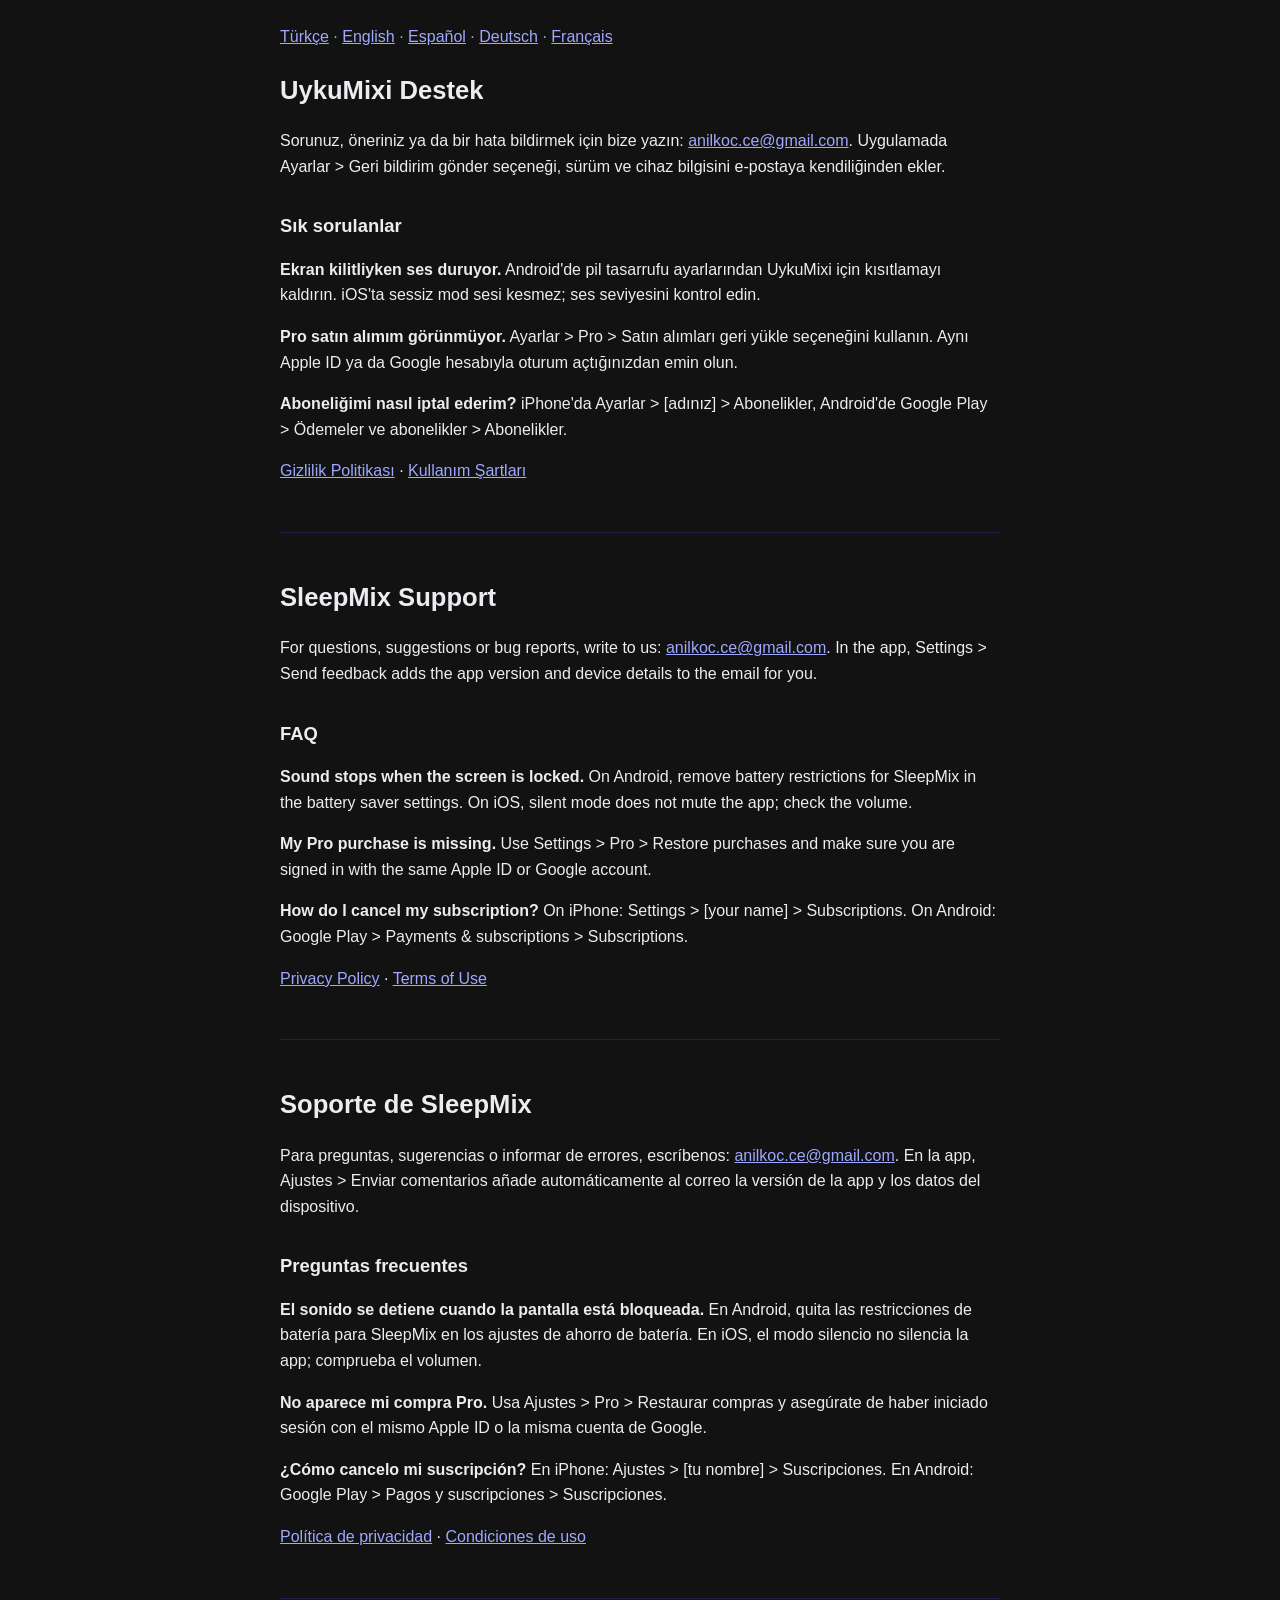
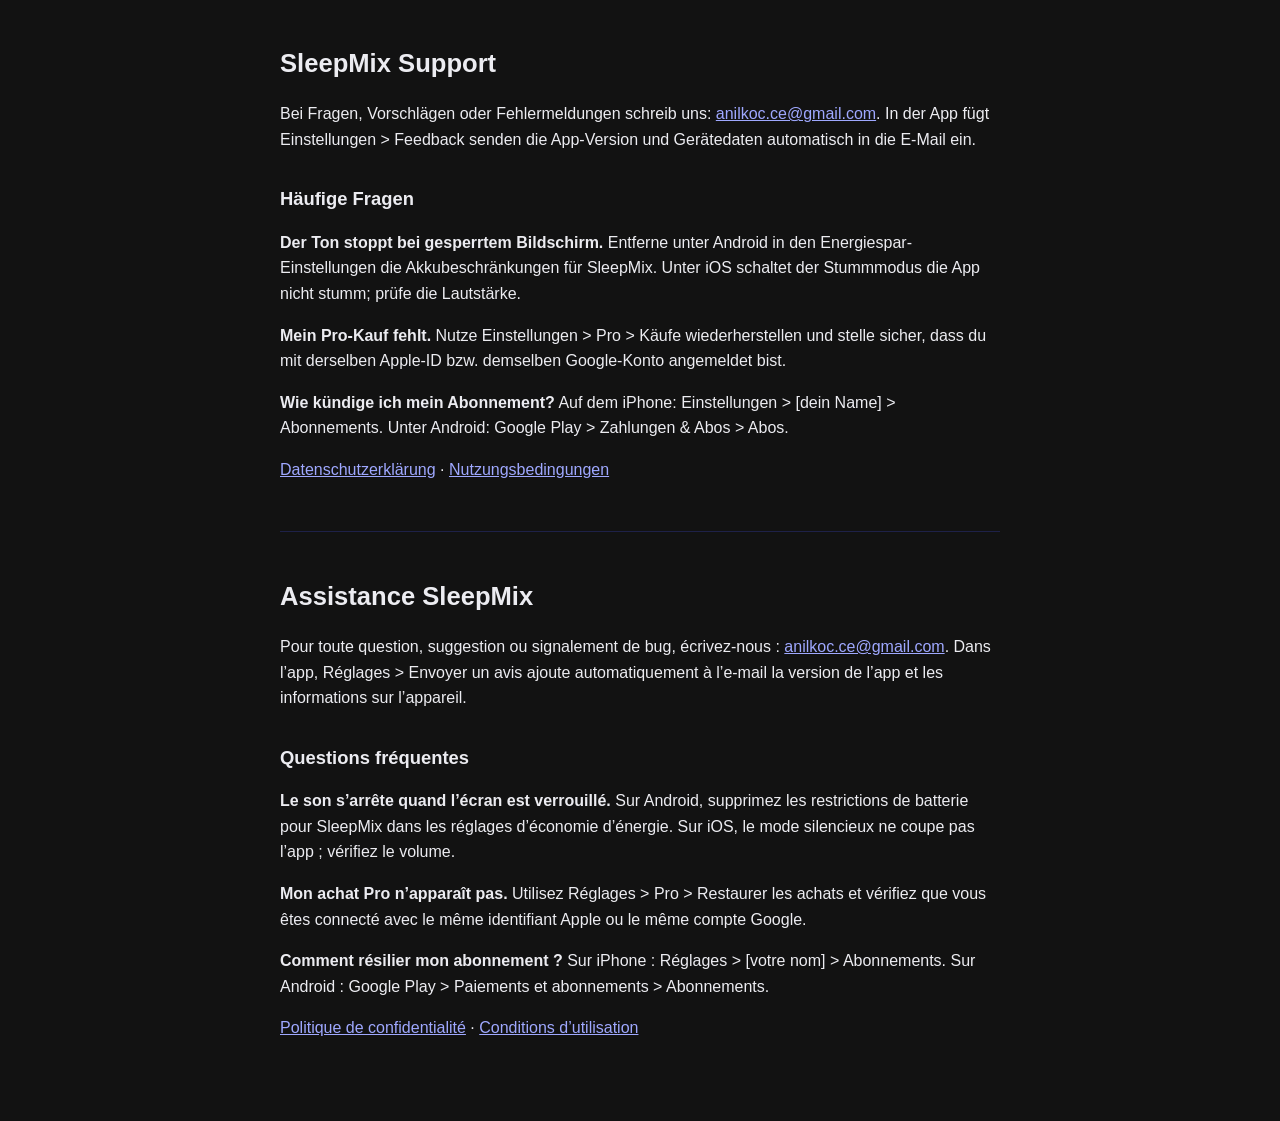
<file: index.html>
<!doctype html>
<html lang="tr">
<head>
  <meta charset="utf-8">
  <meta name="viewport" content="width=device-width, initial-scale=1">
  <title>UykuMixi / SleepMix – Destek / Support / Soporte / Assistance</title>
  <link rel="stylesheet" href="style.css">
</head>
<body>
<main>
  <nav><a href="#tr">Türkçe</a> · <a href="#en">English</a> · <a href="#es">Español</a> · <a href="#de">Deutsch</a> · <a href="#fr">Français</a></nav>

  <section id="tr" lang="tr">
    <h1>UykuMixi Destek</h1>
    <p>Sorunuz, öneriniz ya da bir hata bildirmek için bize yazın:
      <a href="mailto:anilkoc.ce@gmail.com">anilkoc.ce@gmail.com</a>. Uygulamada Ayarlar &gt; Geri bildirim gönder
      seçeneği, sürüm ve cihaz bilgisini e-postaya kendiliğinden ekler.</p>
    <h2>Sık sorulanlar</h2>
    <p><strong>Ekran kilitliyken ses duruyor.</strong> Android'de pil tasarrufu ayarlarından UykuMixi için
      kısıtlamayı kaldırın. iOS'ta sessiz mod sesi kesmez; ses seviyesini kontrol edin.</p>
    <p><strong>Pro satın alımım görünmüyor.</strong> Ayarlar &gt; Pro &gt; Satın alımları geri yükle seçeneğini
      kullanın. Aynı Apple ID ya da Google hesabıyla oturum açtığınızdan emin olun.</p>
    <p><strong>Aboneliğimi nasıl iptal ederim?</strong> iPhone'da Ayarlar &gt; [adınız] &gt; Abonelikler, Android'de
      Google Play &gt; Ödemeler ve abonelikler &gt; Abonelikler.</p>
    <p><a href="privacy.html#tr">Gizlilik Politikası</a> · <a href="terms.html#tr">Kullanım Şartları</a></p>
  </section>

  <hr>

  <section id="en" lang="en">
    <h1>SleepMix Support</h1>
    <p>For questions, suggestions or bug reports, write to us:
      <a href="mailto:anilkoc.ce@gmail.com">anilkoc.ce@gmail.com</a>. In the app, Settings &gt; Send feedback adds the app
      version and device details to the email for you.</p>
    <h2>FAQ</h2>
    <p><strong>Sound stops when the screen is locked.</strong> On Android, remove battery restrictions for SleepMix in
      the battery saver settings. On iOS, silent mode does not mute the app; check the volume.</p>
    <p><strong>My Pro purchase is missing.</strong> Use Settings &gt; Pro &gt; Restore purchases and make sure you are
      signed in with the same Apple ID or Google account.</p>
    <p><strong>How do I cancel my subscription?</strong> On iPhone: Settings &gt; [your name] &gt; Subscriptions. On
      Android: Google Play &gt; Payments &amp; subscriptions &gt; Subscriptions.</p>
    <p><a href="privacy.html#en">Privacy Policy</a> · <a href="terms.html#en">Terms of Use</a></p>
  </section>

  <hr>

  <section id="es" lang="es">
    <h1>Soporte de SleepMix</h1>
    <p>Para preguntas, sugerencias o informar de errores, escríbenos:
      <a href="mailto:anilkoc.ce@gmail.com">anilkoc.ce@gmail.com</a>. En la app, Ajustes &gt; Enviar comentarios añade
      automáticamente al correo la versión de la app y los datos del dispositivo.</p>
    <h2>Preguntas frecuentes</h2>
    <p><strong>El sonido se detiene cuando la pantalla está bloqueada.</strong> En Android, quita las restricciones de
      batería para SleepMix en los ajustes de ahorro de batería. En iOS, el modo silencio no silencia la app; comprueba
      el volumen.</p>
    <p><strong>No aparece mi compra Pro.</strong> Usa Ajustes &gt; Pro &gt; Restaurar compras y asegúrate de haber
      iniciado sesión con el mismo Apple ID o la misma cuenta de Google.</p>
    <p><strong>¿Cómo cancelo mi suscripción?</strong> En iPhone: Ajustes &gt; [tu nombre] &gt; Suscripciones. En
      Android: Google Play &gt; Pagos y suscripciones &gt; Suscripciones.</p>
    <p><a href="privacy.html#es">Política de privacidad</a> · <a href="terms.html#es">Condiciones de uso</a></p>
  </section>

  <hr>

  <section id="de" lang="de">
    <h1>SleepMix Support</h1>
    <p>Bei Fragen, Vorschlägen oder Fehlermeldungen schreib uns:
      <a href="mailto:anilkoc.ce@gmail.com">anilkoc.ce@gmail.com</a>. In der App fügt Einstellungen &gt; Feedback
      senden die App-Version und Gerätedaten automatisch in die E-Mail ein.</p>
    <h2>Häufige Fragen</h2>
    <p><strong>Der Ton stoppt bei gesperrtem Bildschirm.</strong> Entferne unter Android in den Energiespar-Einstellungen
      die Akkubeschränkungen für SleepMix. Unter iOS schaltet der Stummmodus die App nicht stumm; prüfe die
      Lautstärke.</p>
    <p><strong>Mein Pro-Kauf fehlt.</strong> Nutze Einstellungen &gt; Pro &gt; Käufe wiederherstellen und stelle
      sicher, dass du mit derselben Apple-ID bzw. demselben Google-Konto angemeldet bist.</p>
    <p><strong>Wie kündige ich mein Abonnement?</strong> Auf dem iPhone: Einstellungen &gt; [dein Name] &gt;
      Abonnements. Unter Android: Google Play &gt; Zahlungen &amp; Abos &gt; Abos.</p>
    <p><a href="privacy.html#de">Datenschutzerklärung</a> · <a href="terms.html#de">Nutzungsbedingungen</a></p>
  </section>

  <hr>

  <section id="fr" lang="fr">
    <h1>Assistance SleepMix</h1>
    <p>Pour toute question, suggestion ou signalement de bug, écrivez-nous :
      <a href="mailto:anilkoc.ce@gmail.com">anilkoc.ce@gmail.com</a>. Dans l’app, Réglages &gt; Envoyer un avis ajoute
      automatiquement à l’e-mail la version de l’app et les informations sur l’appareil.</p>
    <h2>Questions fréquentes</h2>
    <p><strong>Le son s’arrête quand l’écran est verrouillé.</strong> Sur Android, supprimez les restrictions de
      batterie pour SleepMix dans les réglages d’économie d’énergie. Sur iOS, le mode silencieux ne coupe pas l’app ;
      vérifiez le volume.</p>
    <p><strong>Mon achat Pro n’apparaît pas.</strong> Utilisez Réglages &gt; Pro &gt; Restaurer les achats et vérifiez
      que vous êtes connecté avec le même identifiant Apple ou le même compte Google.</p>
    <p><strong>Comment résilier mon abonnement ?</strong> Sur iPhone : Réglages &gt; [votre nom] &gt; Abonnements. Sur
      Android : Google Play &gt; Paiements et abonnements &gt; Abonnements.</p>
    <p><a href="privacy.html#fr">Politique de confidentialité</a> · <a href="terms.html#fr">Conditions
      d’utilisation</a></p>
  </section>
</main>
<script src="lang.js"></script>
</body>
</html>
</file>
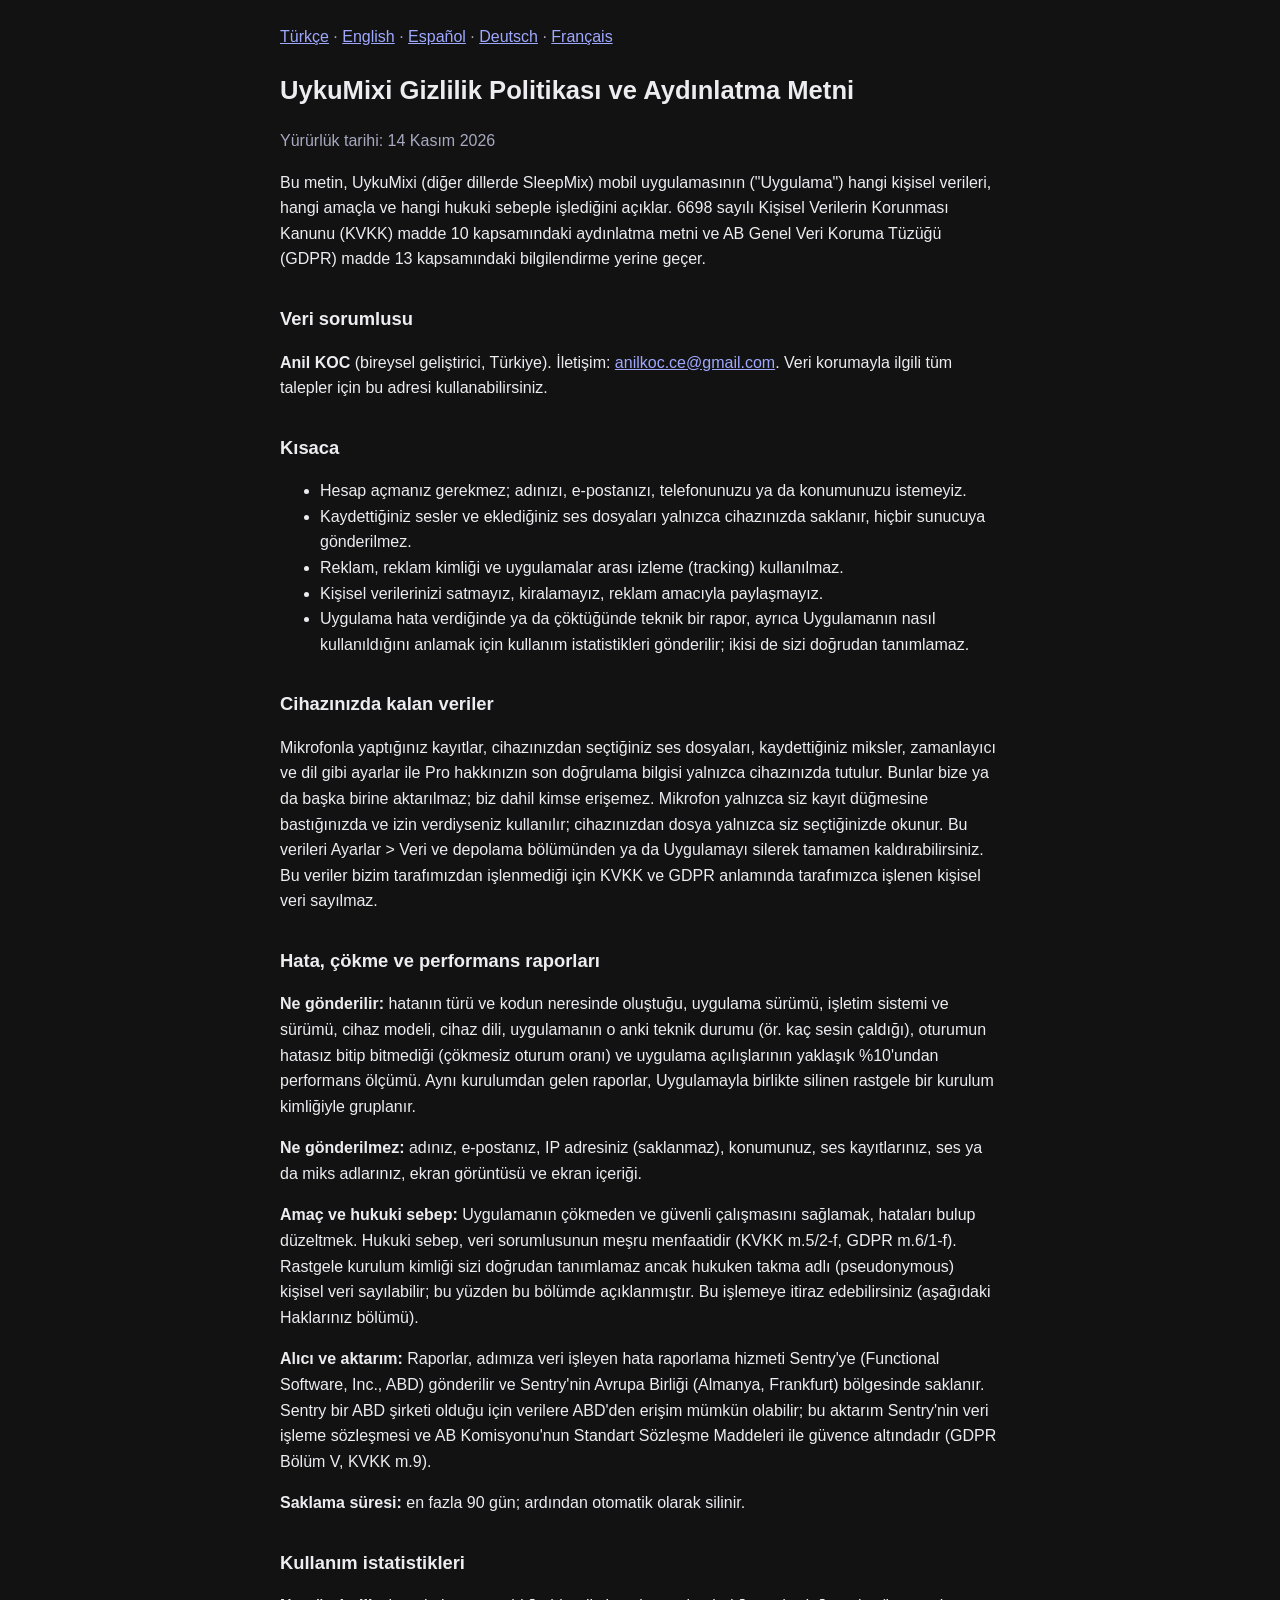
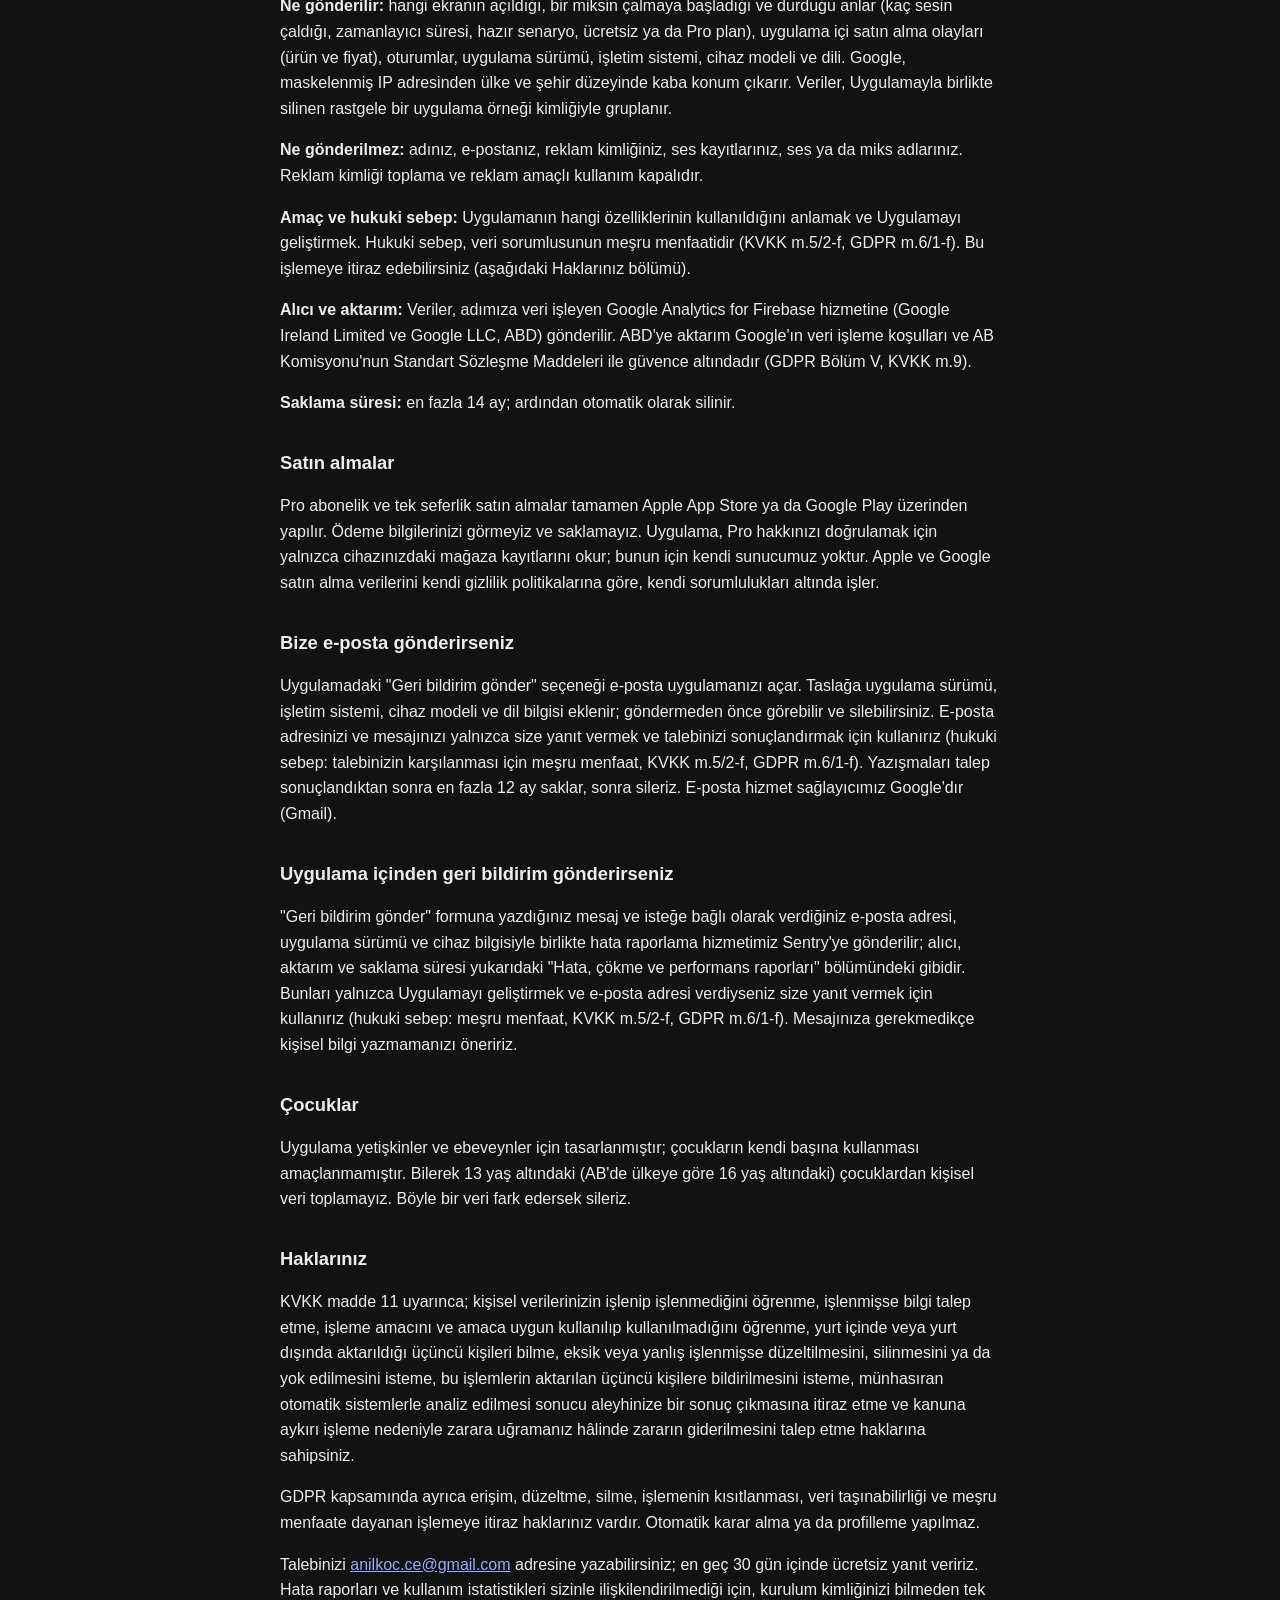
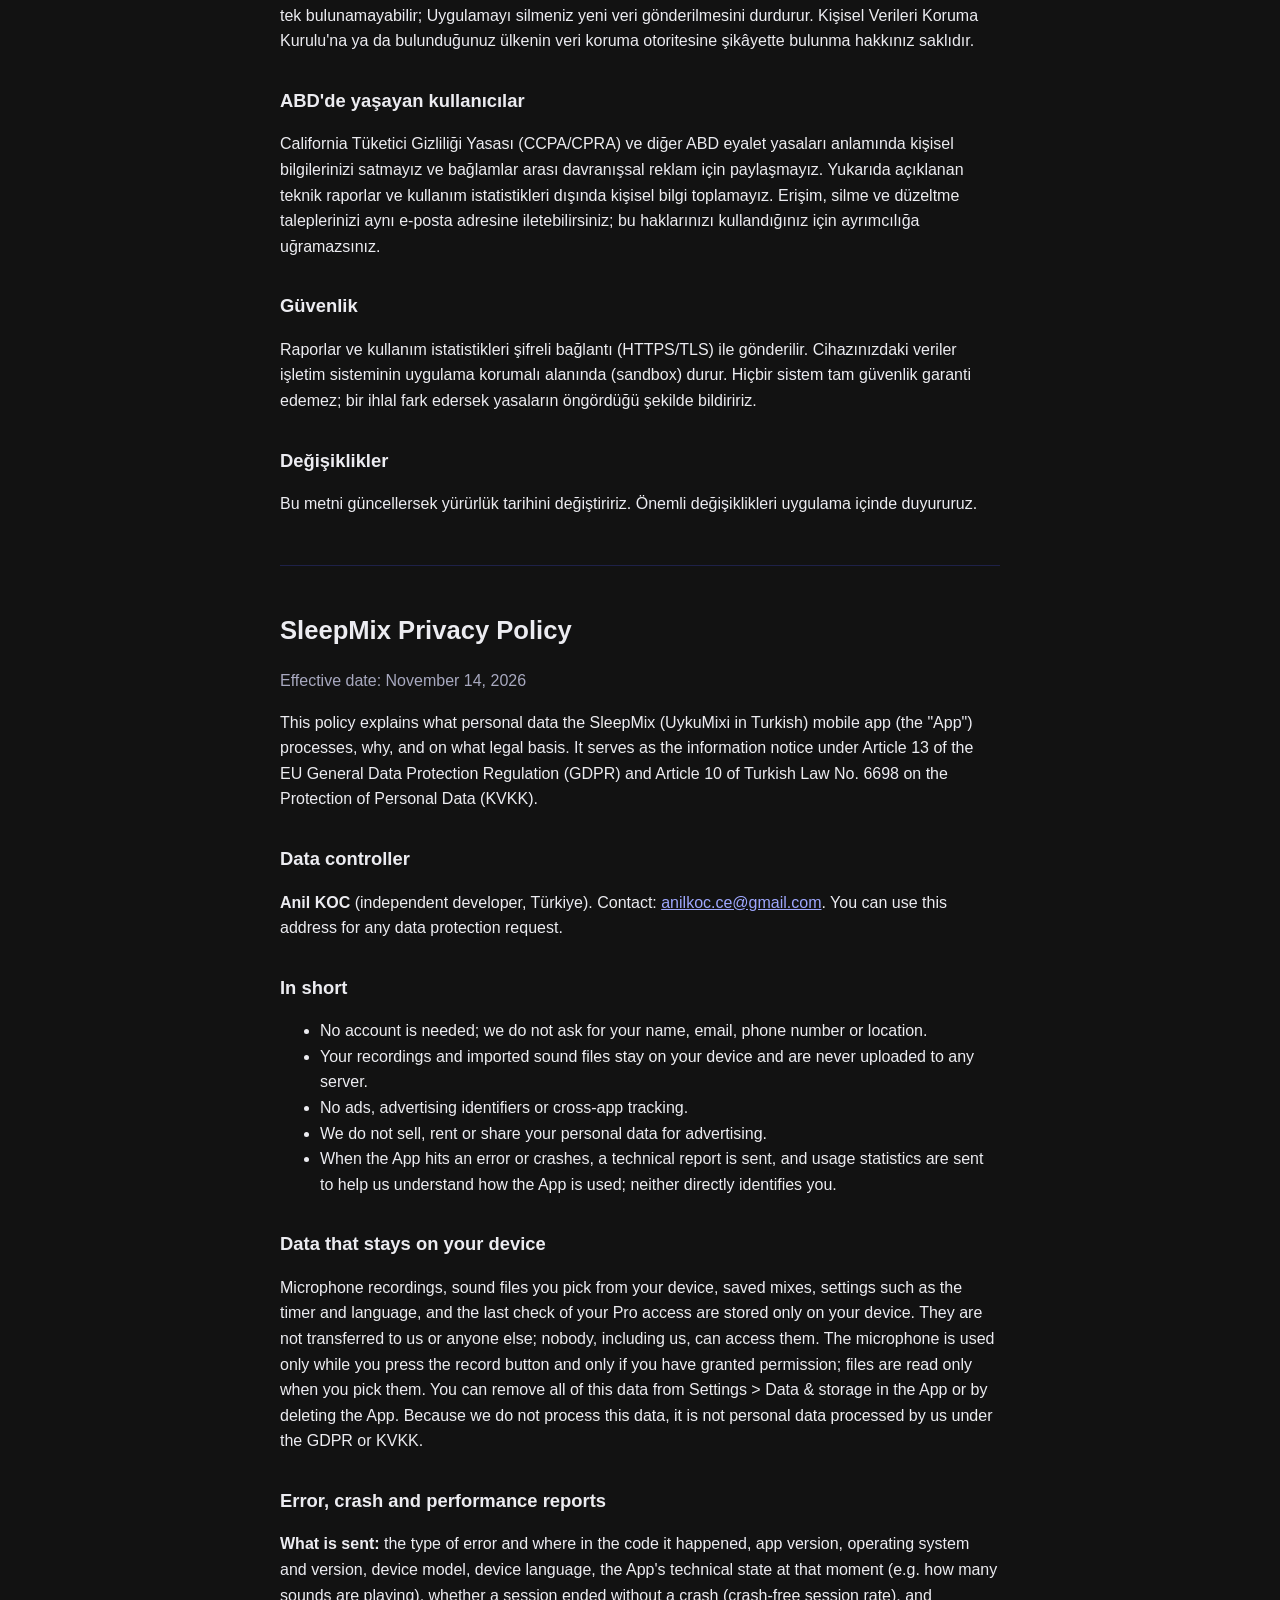
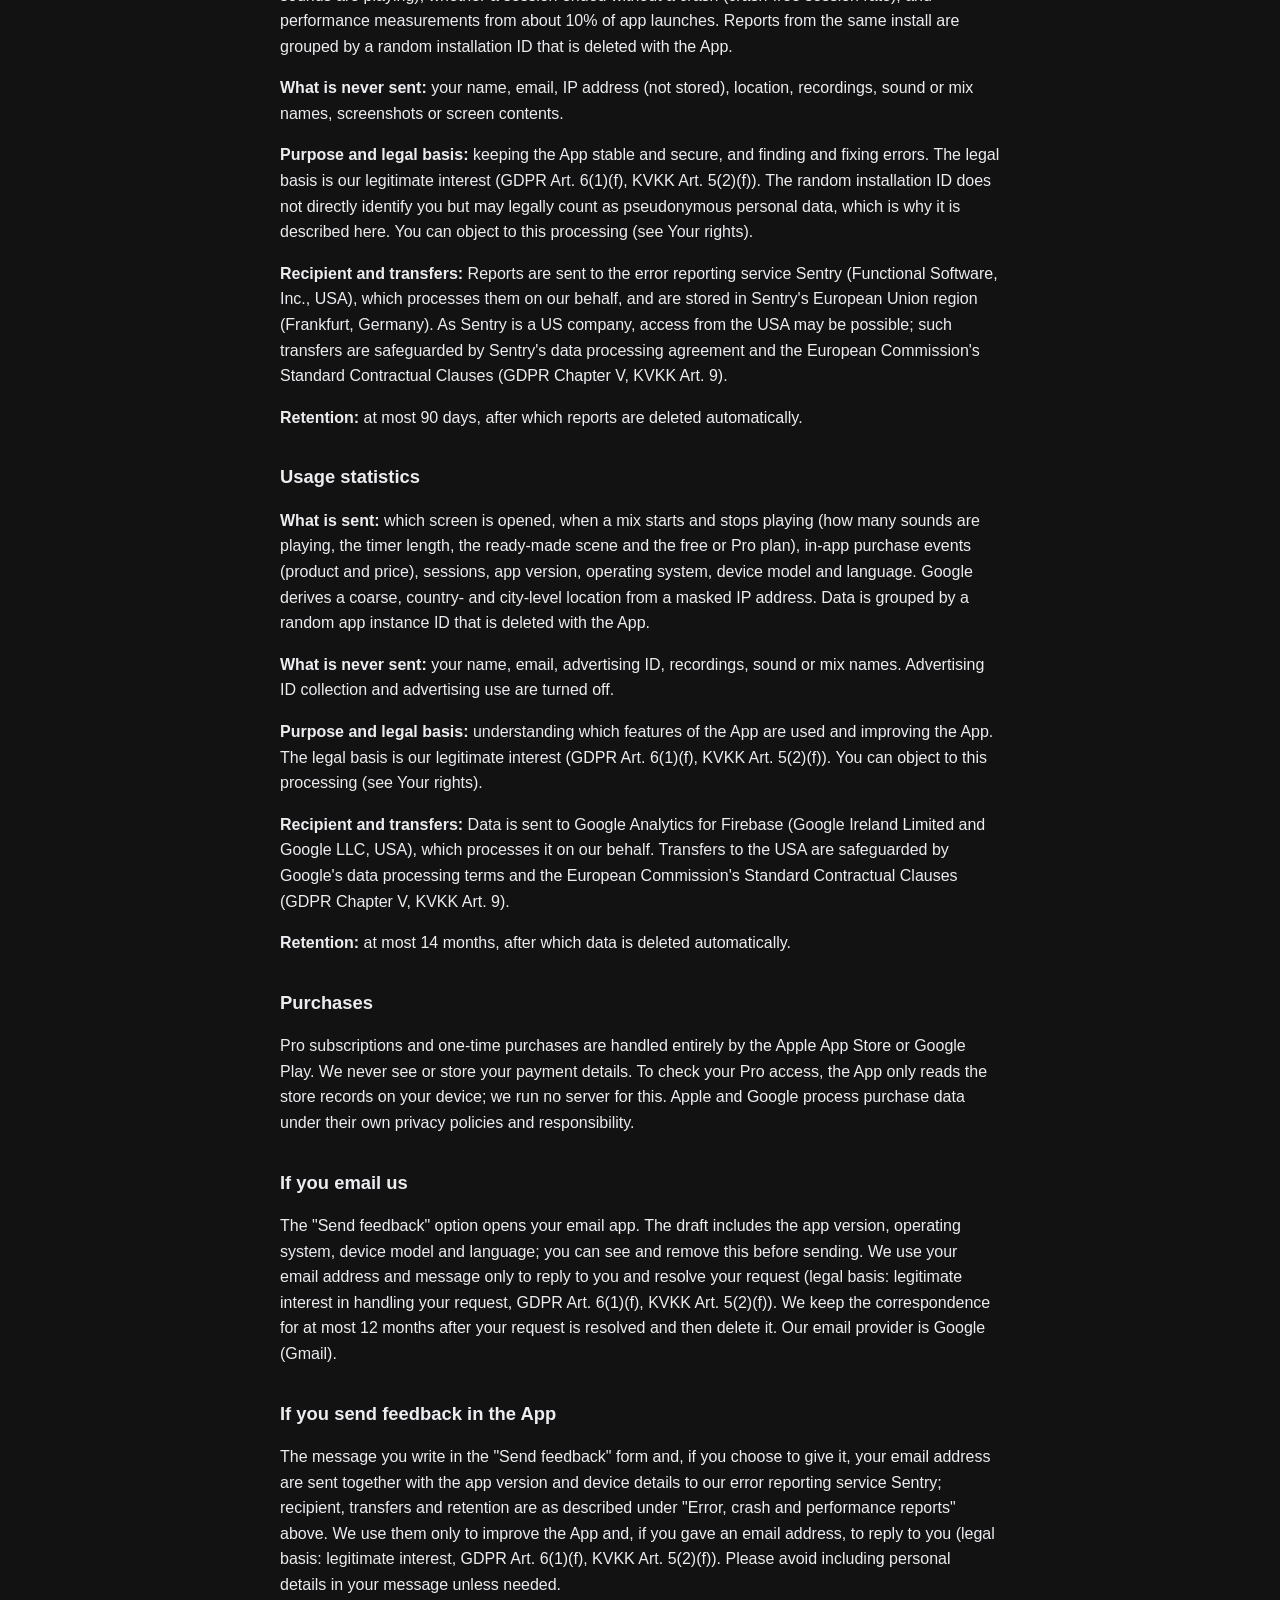
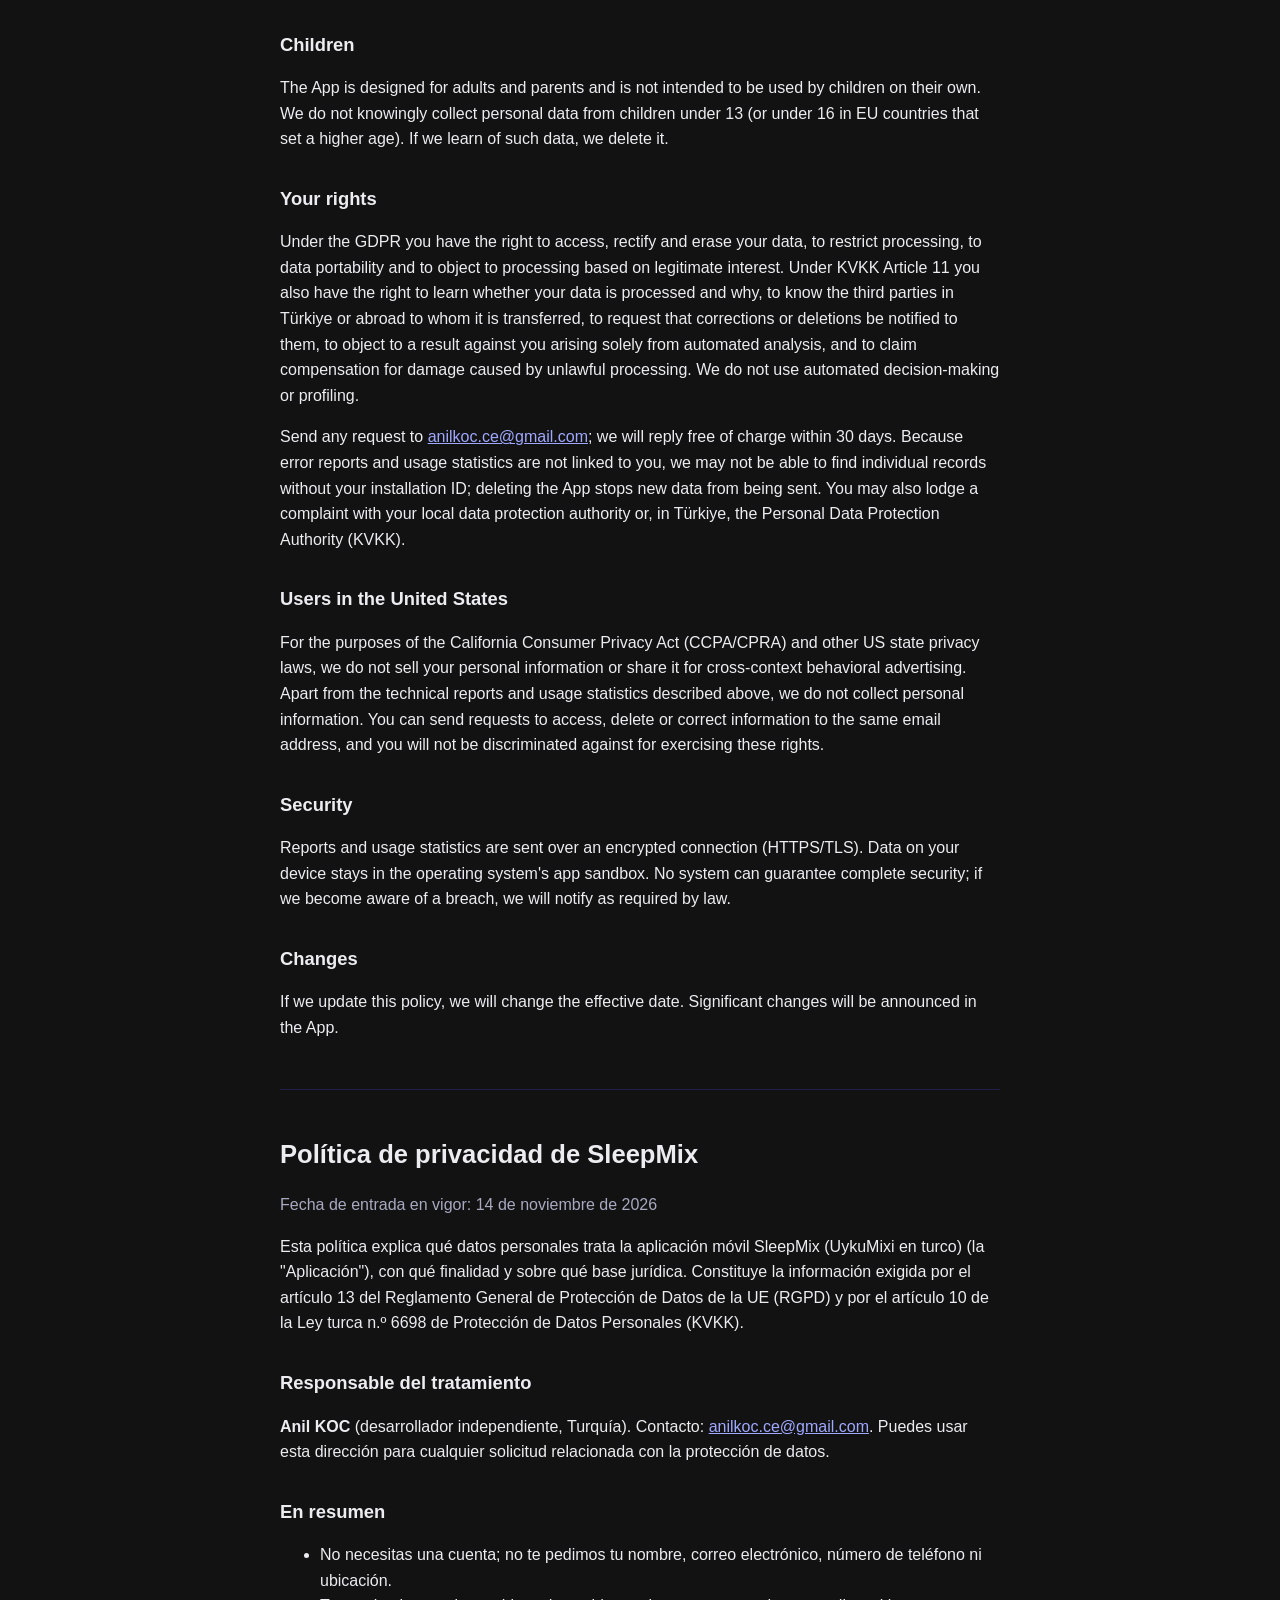
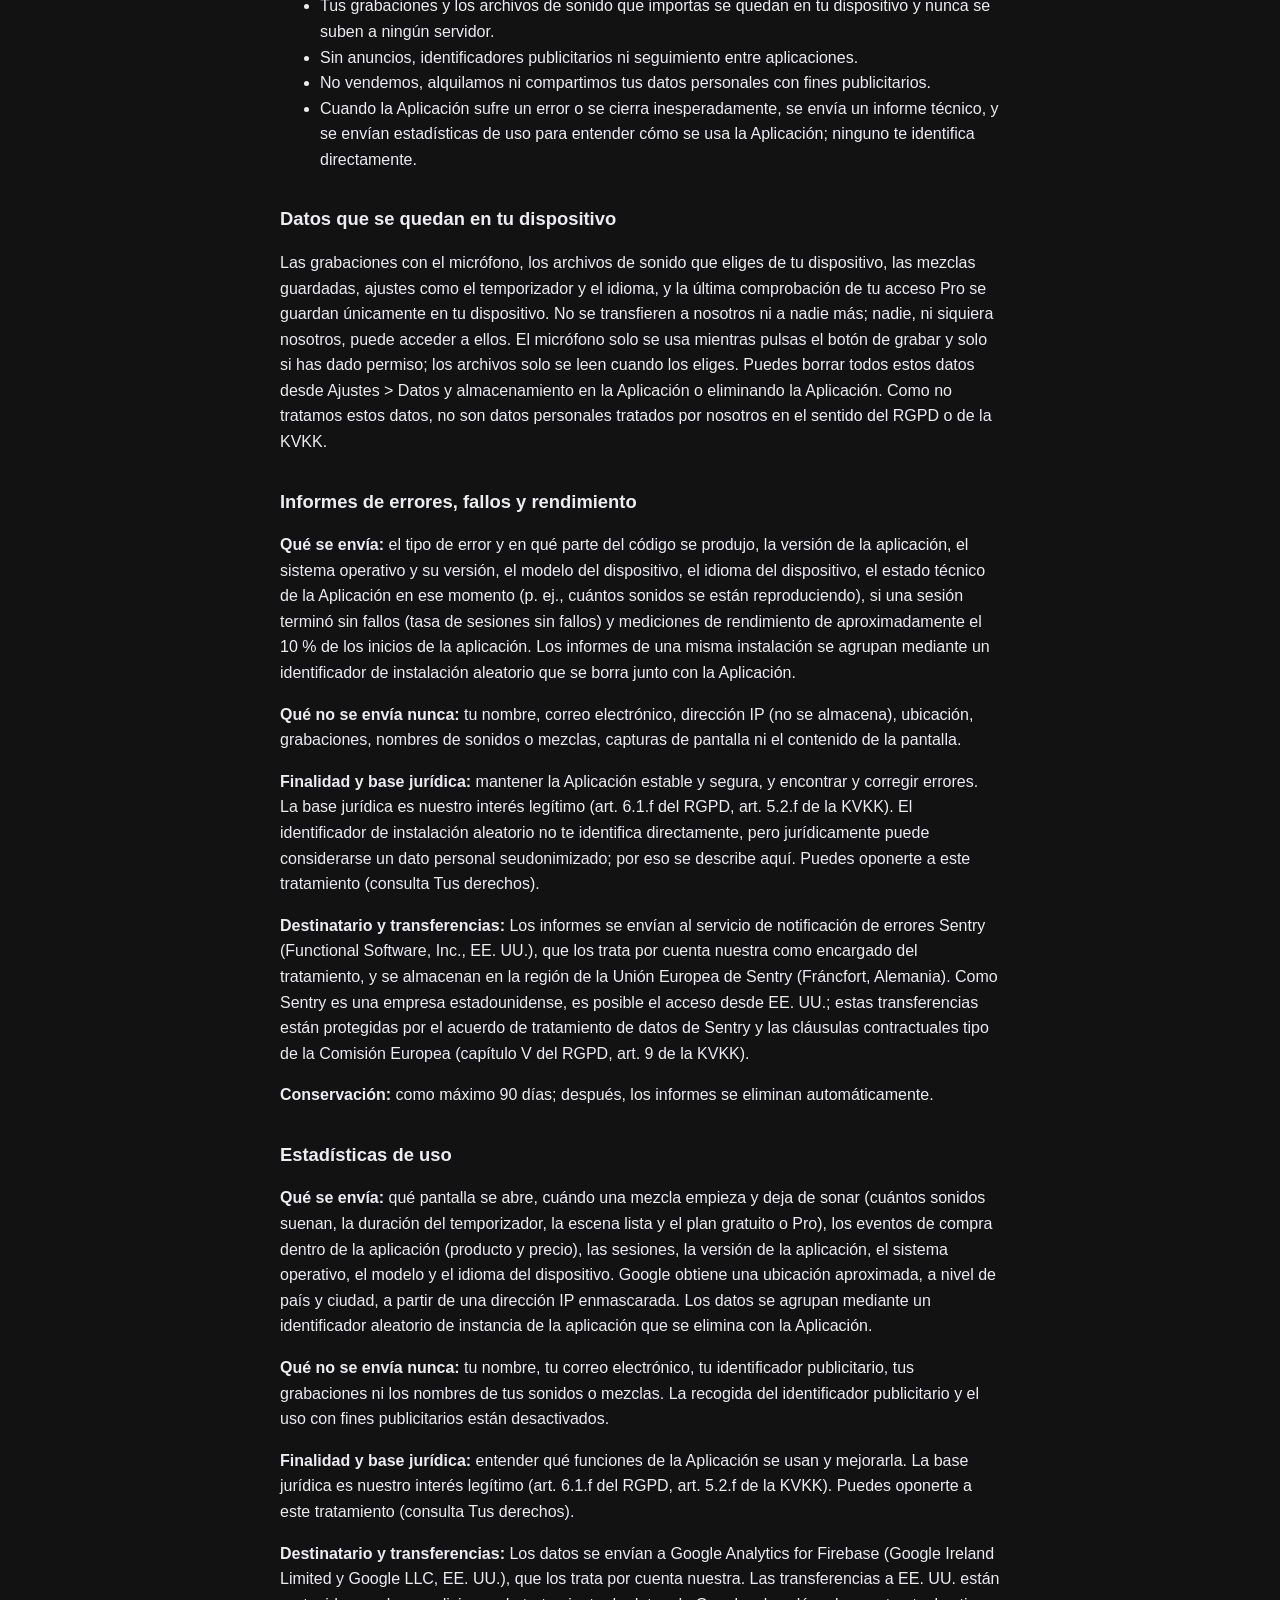
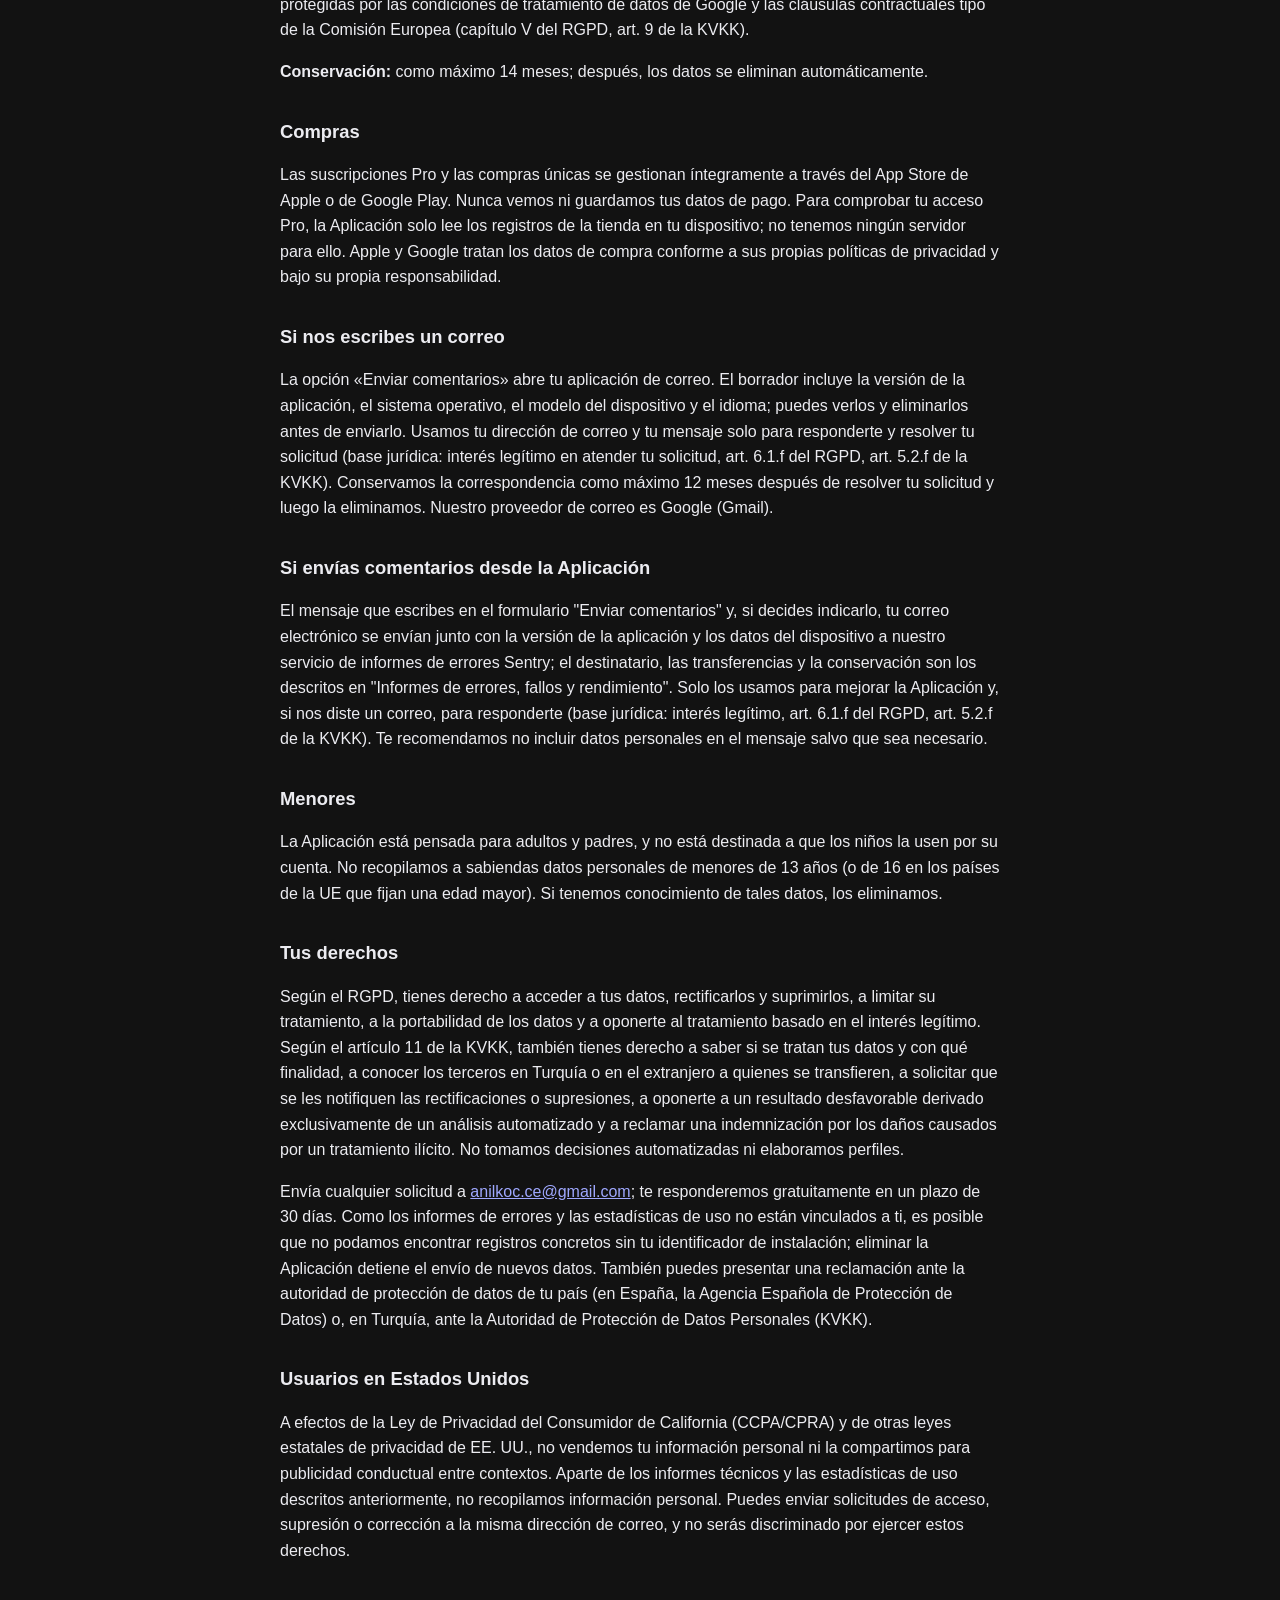
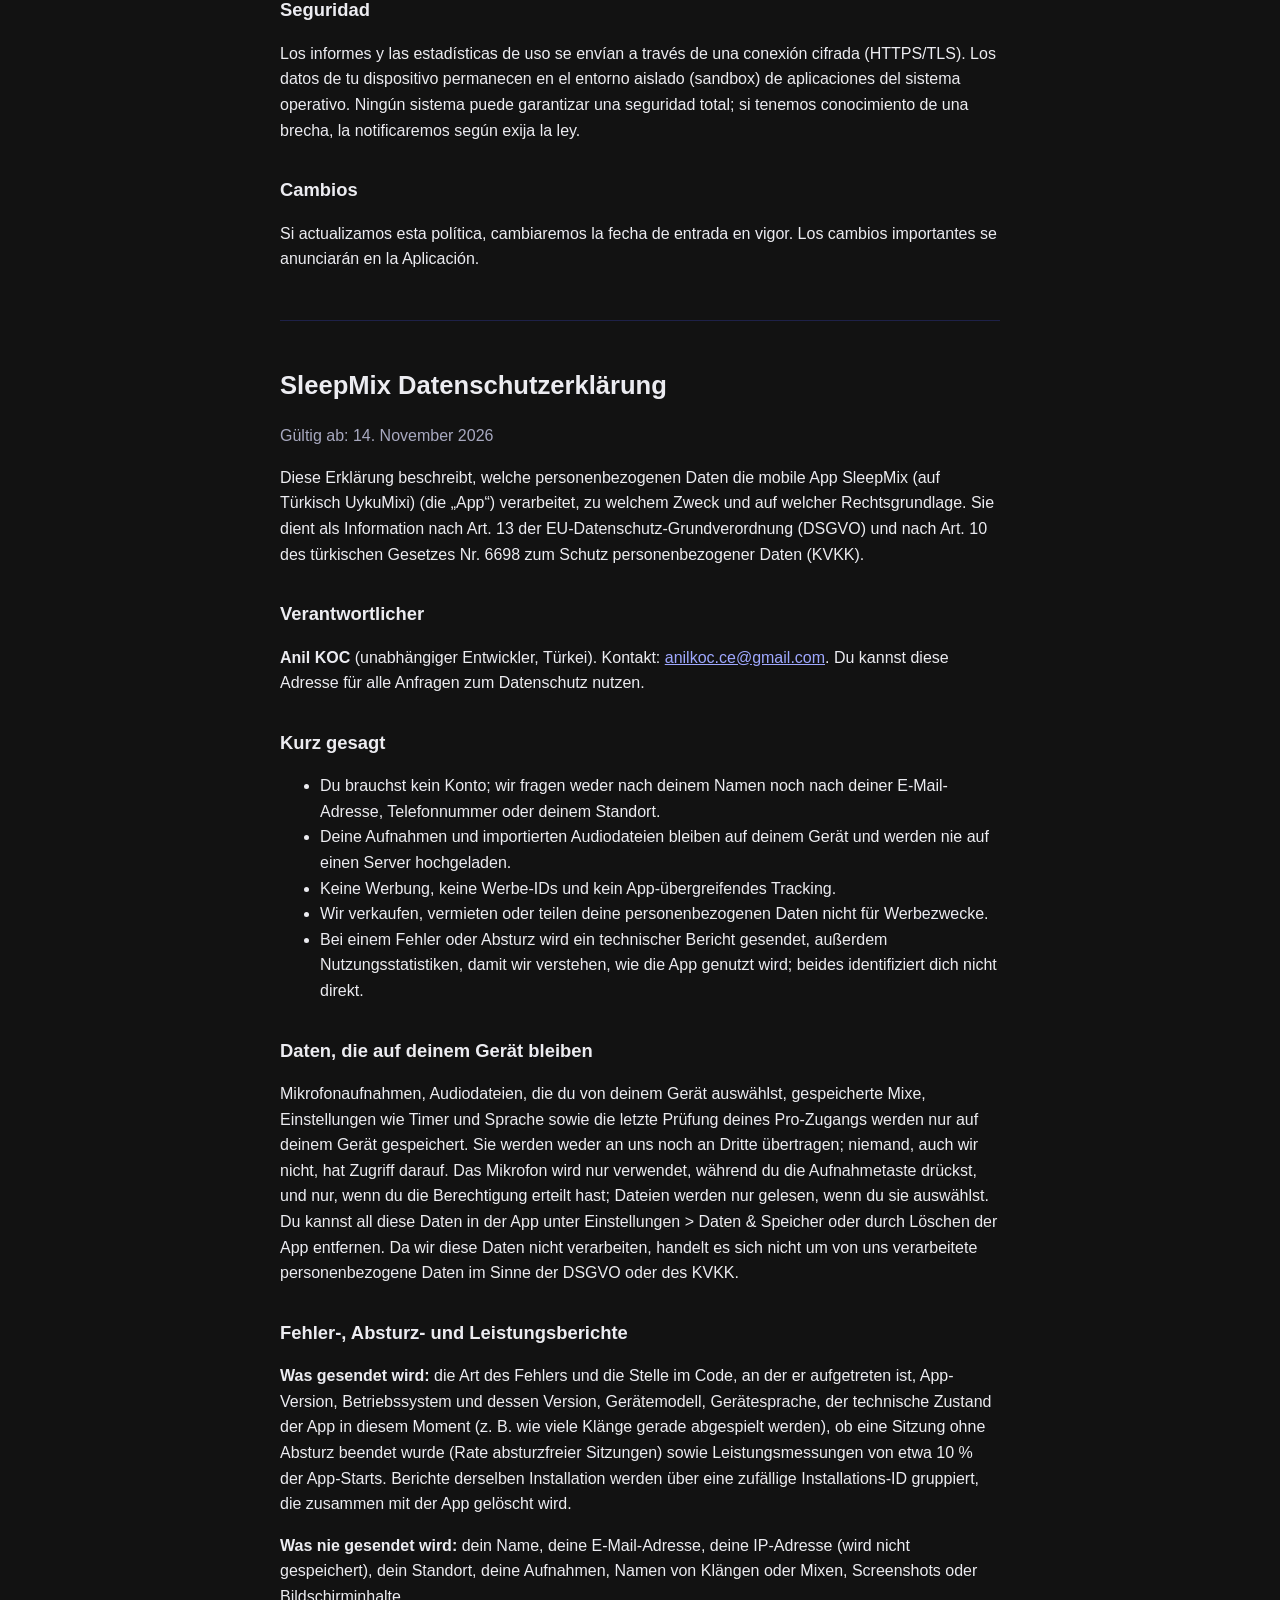
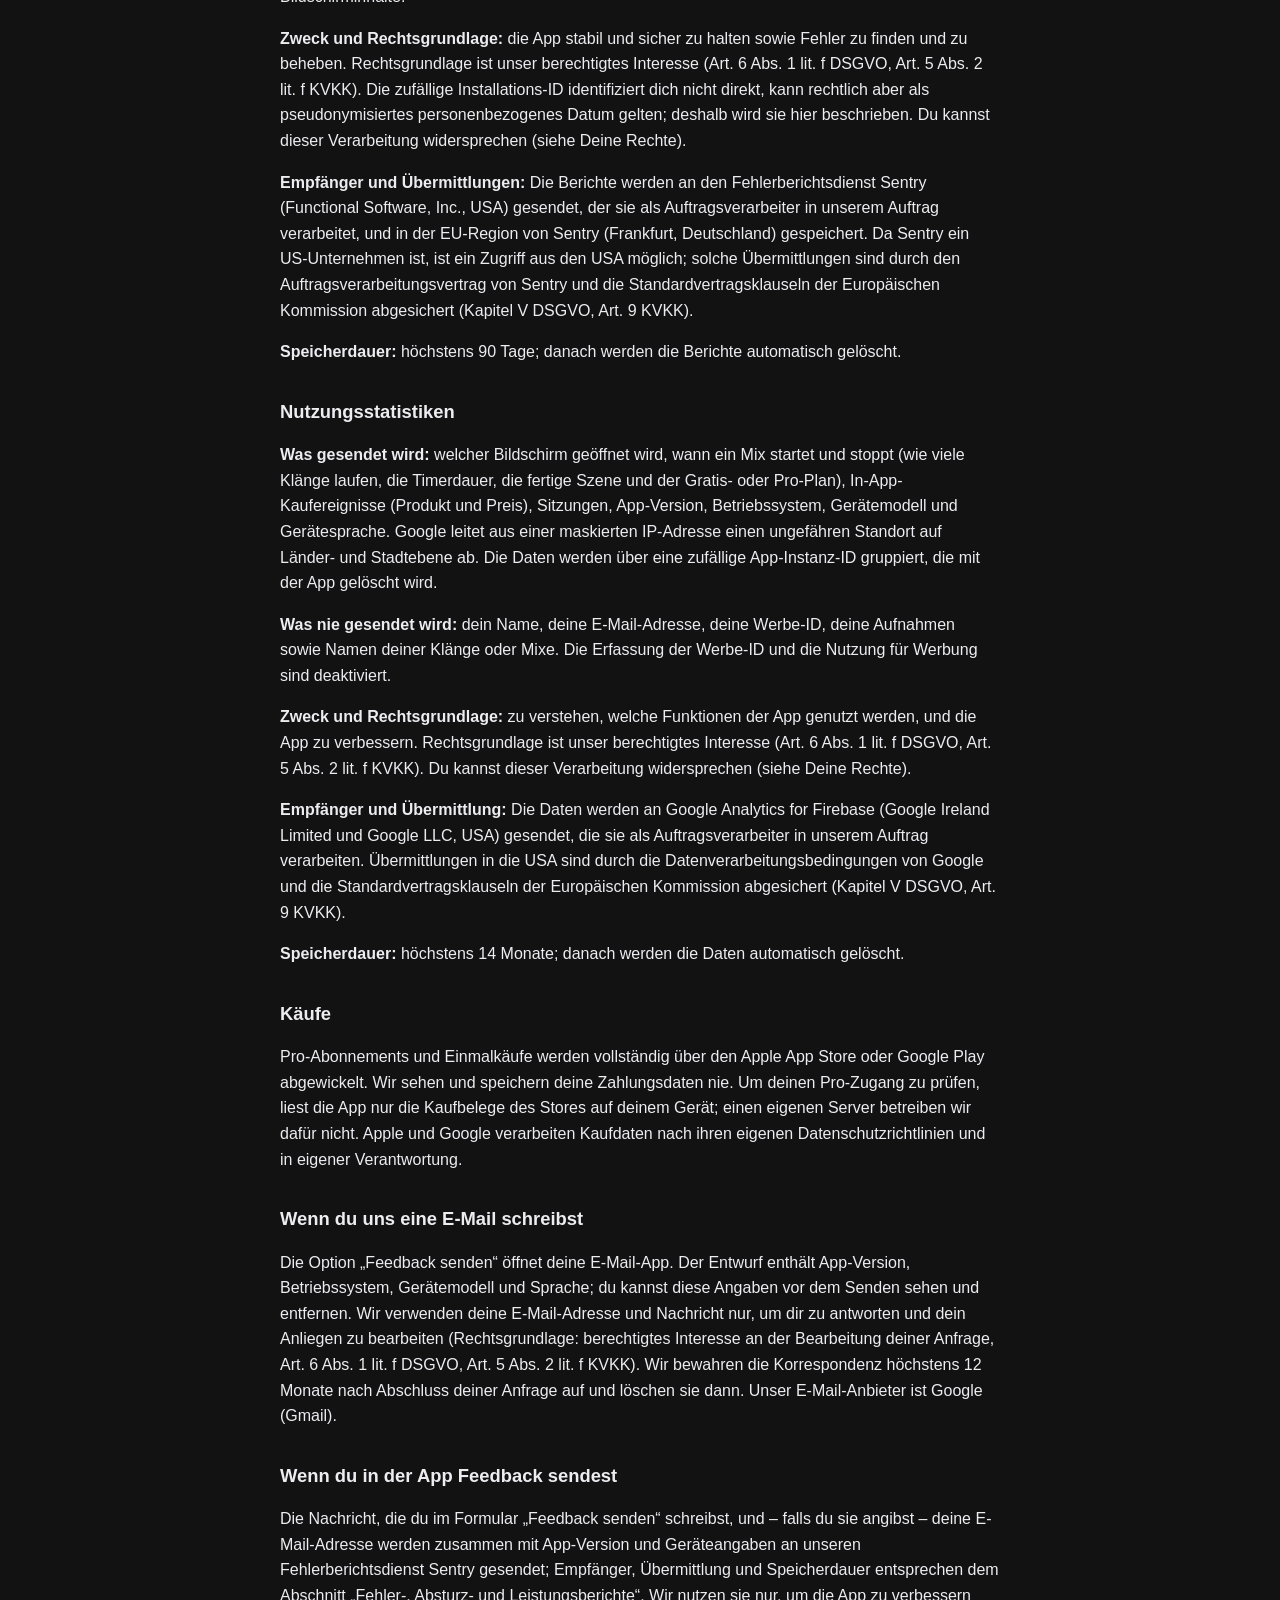
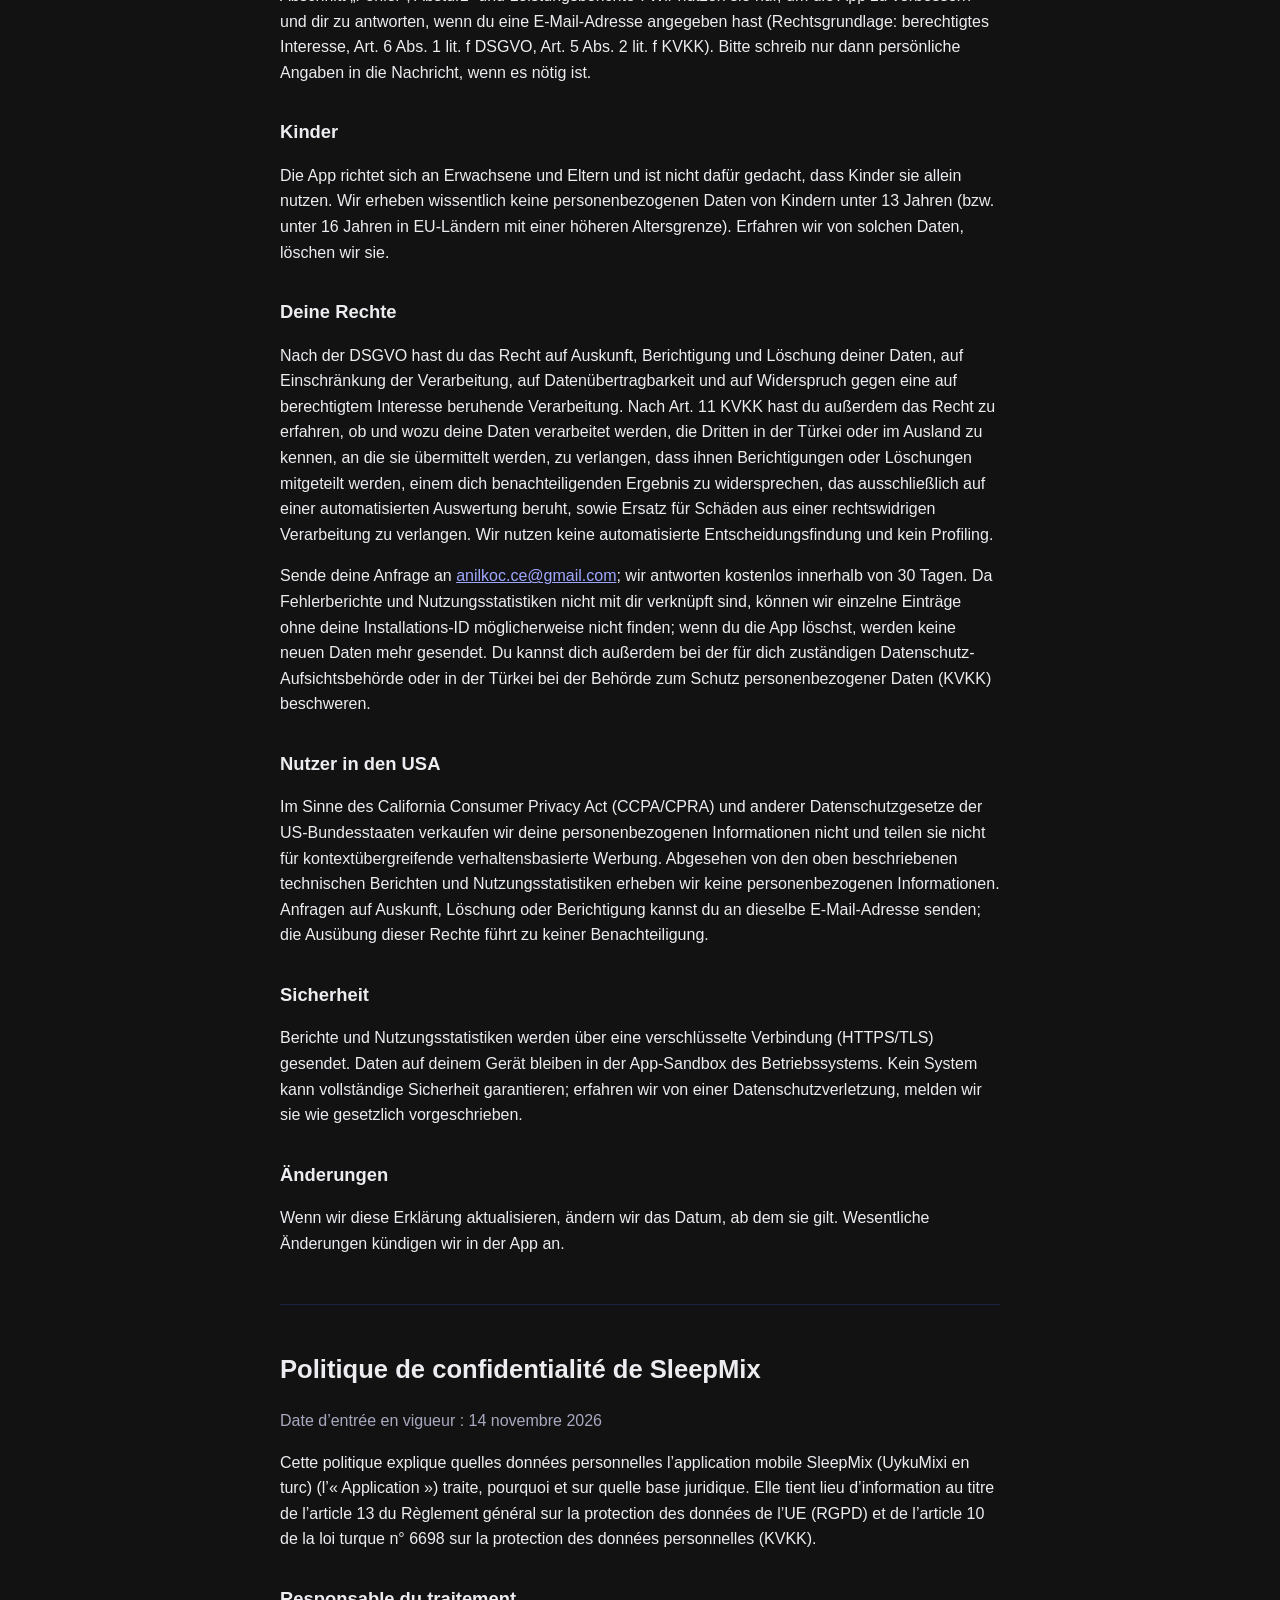
<file: privacy.html>
<!doctype html>
<html lang="tr">
<head>
  <meta charset="utf-8">
  <meta name="viewport" content="width=device-width, initial-scale=1">
  <title>UykuMixi / SleepMix – Gizlilik Politikası / Privacy Policy / Política de privacidad / Datenschutzerklärung / Politique de confidentialité</title>
  <link rel="stylesheet" href="style.css">
</head>
<body>
<main>
  <nav><a href="#tr">Türkçe</a> · <a href="#en">English</a> · <a href="#es">Español</a> · <a href="#de">Deutsch</a> · <a href="#fr">Français</a></nav>

  <section id="tr" lang="tr">
    <h1>UykuMixi Gizlilik Politikası ve Aydınlatma Metni</h1>
    <p class="meta">Yürürlük tarihi: 14 Kasım 2026</p>

    <p>Bu metin, UykuMixi (diğer dillerde SleepMix) mobil uygulamasının ("Uygulama") hangi kişisel verileri, hangi
      amaçla ve hangi hukuki sebeple işlediğini açıklar. 6698 sayılı Kişisel Verilerin Korunması Kanunu (KVKK)
      madde 10 kapsamındaki aydınlatma metni ve AB Genel Veri Koruma Tüzüğü (GDPR) madde 13 kapsamındaki bilgilendirme
      yerine geçer.</p>

    <h2>Veri sorumlusu</h2>
    <p><strong>Anil KOC</strong> (bireysel geliştirici, Türkiye). İletişim:
      <a href="mailto:anilkoc.ce@gmail.com">anilkoc.ce@gmail.com</a>. Veri korumayla ilgili tüm talepler için bu adresi
      kullanabilirsiniz.</p>

    <h2>Kısaca</h2>
    <ul>
      <li>Hesap açmanız gerekmez; adınızı, e-postanızı, telefonunuzu ya da konumunuzu istemeyiz.</li>
      <li>Kaydettiğiniz sesler ve eklediğiniz ses dosyaları yalnızca cihazınızda saklanır, hiçbir sunucuya gönderilmez.</li>
      <li>Reklam, reklam kimliği ve uygulamalar arası izleme (tracking) kullanılmaz.</li>
      <li>Kişisel verilerinizi satmayız, kiralamayız, reklam amacıyla paylaşmayız.</li>
      <li>Uygulama hata verdiğinde ya da çöktüğünde teknik bir rapor, ayrıca Uygulamanın nasıl kullanıldığını anlamak için
        kullanım istatistikleri gönderilir; ikisi de sizi doğrudan tanımlamaz.</li>
    </ul>

    <h2>Cihazınızda kalan veriler</h2>
    <p>Mikrofonla yaptığınız kayıtlar, cihazınızdan seçtiğiniz ses dosyaları, kaydettiğiniz miksler, zamanlayıcı ve
      dil gibi ayarlar ile Pro hakkınızın son doğrulama bilgisi yalnızca cihazınızda tutulur. Bunlar bize ya da başka
      birine aktarılmaz; biz dahil kimse erişemez. Mikrofon yalnızca siz kayıt düğmesine bastığınızda ve izin
      verdiyseniz kullanılır; cihazınızdan dosya yalnızca siz seçtiğinizde okunur. Bu verileri Ayarlar &gt; Veri ve
      depolama bölümünden ya da Uygulamayı silerek tamamen kaldırabilirsiniz. Bu veriler bizim tarafımızdan
      işlenmediği için KVKK ve GDPR anlamında tarafımızca işlenen kişisel veri sayılmaz.</p>

    <h2>Hata, çökme ve performans raporları</h2>
    <p><strong>Ne gönderilir:</strong> hatanın türü ve kodun neresinde oluştuğu, uygulama sürümü, işletim sistemi ve
      sürümü, cihaz modeli, cihaz dili, uygulamanın o anki teknik durumu (ör. kaç sesin çaldığı), oturumun hatasız
      bitip bitmediği (çökmesiz oturum oranı) ve uygulama açılışlarının yaklaşık %10'undan performans ölçümü. Aynı
      kurulumdan gelen raporlar, Uygulamayla birlikte silinen rastgele bir kurulum kimliğiyle gruplanır.</p>
    <p><strong>Ne gönderilmez:</strong> adınız, e-postanız, IP adresiniz (saklanmaz), konumunuz, ses kayıtlarınız,
      ses ya da miks adlarınız, ekran görüntüsü ve ekran içeriği.</p>
    <p><strong>Amaç ve hukuki sebep:</strong> Uygulamanın çökmeden ve güvenli çalışmasını sağlamak, hataları bulup
      düzeltmek. Hukuki sebep, veri sorumlusunun meşru menfaatidir (KVKK m.5/2-f, GDPR m.6/1-f). Rastgele kurulum
      kimliği sizi doğrudan tanımlamaz ancak hukuken takma adlı (pseudonymous) kişisel veri sayılabilir; bu yüzden
      bu bölümde açıklanmıştır. Bu işlemeye itiraz edebilirsiniz (aşağıdaki Haklarınız bölümü).</p>
    <p><strong>Alıcı ve aktarım:</strong> Raporlar, adımıza veri işleyen hata raporlama hizmeti Sentry'ye (Functional
      Software, Inc., ABD) gönderilir ve Sentry'nin Avrupa Birliği (Almanya, Frankfurt) bölgesinde saklanır. Sentry bir
      ABD şirketi olduğu için verilere ABD'den erişim mümkün olabilir; bu aktarım Sentry'nin veri işleme sözleşmesi ve
      AB Komisyonu'nun Standart Sözleşme Maddeleri ile güvence altındadır (GDPR Bölüm V, KVKK m.9).</p>
    <p><strong>Saklama süresi:</strong> en fazla 90 gün; ardından otomatik olarak silinir.</p>

    <h2>Kullanım istatistikleri</h2>
    <p><strong>Ne gönderilir:</strong> hangi ekranın açıldığı, bir miksin çalmaya başladığı ve durduğu anlar (kaç
      sesin çaldığı, zamanlayıcı süresi, hazır senaryo, ücretsiz ya da Pro plan), uygulama içi satın alma olayları
      (ürün ve fiyat), oturumlar, uygulama sürümü, işletim sistemi, cihaz modeli ve dili. Google, maskelenmiş IP
      adresinden ülke ve şehir düzeyinde kaba konum çıkarır. Veriler, Uygulamayla birlikte silinen rastgele bir
      uygulama örneği kimliğiyle gruplanır.</p>
    <p><strong>Ne gönderilmez:</strong> adınız, e-postanız, reklam kimliğiniz, ses kayıtlarınız, ses ya da miks
      adlarınız. Reklam kimliği toplama ve reklam amaçlı kullanım kapalıdır.</p>
    <p><strong>Amaç ve hukuki sebep:</strong> Uygulamanın hangi özelliklerinin kullanıldığını anlamak ve Uygulamayı
      geliştirmek. Hukuki sebep, veri sorumlusunun meşru menfaatidir (KVKK m.5/2-f, GDPR m.6/1-f). Bu işlemeye itiraz
      edebilirsiniz (aşağıdaki Haklarınız bölümü).</p>
    <p><strong>Alıcı ve aktarım:</strong> Veriler, adımıza veri işleyen Google Analytics for Firebase hizmetine (Google
      Ireland Limited ve Google LLC, ABD) gönderilir. ABD'ye aktarım Google'ın veri işleme koşulları ve AB
      Komisyonu'nun Standart Sözleşme Maddeleri ile güvence altındadır (GDPR Bölüm V, KVKK m.9).</p>
    <p><strong>Saklama süresi:</strong> en fazla 14 ay; ardından otomatik olarak silinir.</p>

    <h2>Satın almalar</h2>
    <p>Pro abonelik ve tek seferlik satın almalar tamamen Apple App Store ya da Google Play üzerinden yapılır. Ödeme
      bilgilerinizi görmeyiz ve saklamayız. Uygulama, Pro hakkınızı doğrulamak için yalnızca cihazınızdaki mağaza
      kayıtlarını okur; bunun için kendi sunucumuz yoktur. Apple ve Google satın alma verilerini kendi gizlilik
      politikalarına göre, kendi sorumlulukları altında işler.</p>

    <h2>Bize e-posta gönderirseniz</h2>
    <p>Uygulamadaki "Geri bildirim gönder" seçeneği e-posta uygulamanızı açar. Taslağa uygulama sürümü, işletim
      sistemi, cihaz modeli ve dil bilgisi eklenir; göndermeden önce görebilir ve silebilirsiniz. E-posta adresinizi
      ve mesajınızı yalnızca size yanıt vermek ve talebinizi sonuçlandırmak için kullanırız (hukuki sebep: talebinizin
      karşılanması için meşru menfaat, KVKK m.5/2-f, GDPR m.6/1-f). Yazışmaları talep sonuçlandıktan sonra en fazla
      12 ay saklar, sonra sileriz. E-posta hizmet sağlayıcımız Google'dır (Gmail).</p>

    <h2>Uygulama içinden geri bildirim gönderirseniz</h2>
    <p>"Geri bildirim gönder" formuna yazdığınız mesaj ve isteğe bağlı olarak verdiğiniz e-posta adresi, uygulama
      sürümü ve cihaz bilgisiyle birlikte hata raporlama hizmetimiz Sentry'ye gönderilir; alıcı, aktarım ve saklama
      süresi yukarıdaki "Hata, çökme ve performans raporları" bölümündeki gibidir. Bunları yalnızca Uygulamayı
      geliştirmek ve e-posta adresi verdiyseniz size yanıt vermek için kullanırız (hukuki sebep: meşru menfaat, KVKK
      m.5/2-f, GDPR m.6/1-f). Mesajınıza gerekmedikçe kişisel bilgi yazmamanızı öneririz.</p>

    <h2>Çocuklar</h2>
    <p>Uygulama yetişkinler ve ebeveynler için tasarlanmıştır; çocukların kendi başına kullanması amaçlanmamıştır.
      Bilerek 13 yaş altındaki (AB'de ülkeye göre 16 yaş altındaki) çocuklardan kişisel veri toplamayız. Böyle bir veri
      fark edersek sileriz.</p>

    <h2>Haklarınız</h2>
    <p>KVKK madde 11 uyarınca; kişisel verilerinizin işlenip işlenmediğini öğrenme, işlenmişse bilgi talep etme, işleme
      amacını ve amaca uygun kullanılıp kullanılmadığını öğrenme, yurt içinde veya yurt dışında aktarıldığı üçüncü
      kişileri bilme, eksik veya yanlış işlenmişse düzeltilmesini, silinmesini ya da yok edilmesini isteme, bu
      işlemlerin aktarılan üçüncü kişilere bildirilmesini isteme, münhasıran otomatik sistemlerle analiz edilmesi
      sonucu aleyhinize bir sonuç çıkmasına itiraz etme ve kanuna aykırı işleme nedeniyle zarara uğramanız hâlinde
      zararın giderilmesini talep etme haklarına sahipsiniz.</p>
    <p>GDPR kapsamında ayrıca erişim, düzeltme, silme, işlemenin kısıtlanması, veri taşınabilirliği ve meşru menfaate
      dayanan işlemeye itiraz haklarınız vardır. Otomatik karar alma ya da profilleme yapılmaz.</p>
    <p>Talebinizi <a href="mailto:anilkoc.ce@gmail.com">anilkoc.ce@gmail.com</a> adresine yazabilirsiniz; en geç 30 gün
      içinde ücretsiz yanıt veririz. Hata raporları ve kullanım istatistikleri sizinle ilişkilendirilmediği için, kurulum kimliğinizi
      bilmeden tek tek bulunamayabilir; Uygulamayı silmeniz yeni veri gönderilmesini durdurur. Kişisel Verileri Koruma
      Kurulu'na ya da bulunduğunuz ülkenin veri koruma otoritesine şikâyette bulunma hakkınız saklıdır.</p>

    <h2>ABD'de yaşayan kullanıcılar</h2>
    <p>California Tüketici Gizliliği Yasası (CCPA/CPRA) ve diğer ABD eyalet yasaları anlamında kişisel bilgilerinizi
      satmayız ve bağlamlar arası davranışsal reklam için paylaşmayız. Yukarıda açıklanan teknik raporlar ve kullanım istatistikleri dışında
      kişisel bilgi toplamayız. Erişim, silme ve düzeltme taleplerinizi aynı e-posta adresine iletebilirsiniz; bu
      haklarınızı kullandığınız için ayrımcılığa uğramazsınız.</p>

    <h2>Güvenlik</h2>
    <p>Raporlar ve kullanım istatistikleri şifreli bağlantı (HTTPS/TLS) ile gönderilir. Cihazınızdaki veriler işletim sisteminin uygulama
      korumalı alanında (sandbox) durur. Hiçbir sistem tam güvenlik garanti edemez; bir ihlal fark edersek yasaların
      öngördüğü şekilde bildiririz.</p>

    <h2>Değişiklikler</h2>
    <p>Bu metni güncellersek yürürlük tarihini değiştiririz. Önemli değişiklikleri uygulama içinde duyururuz.</p>
  </section>

  <hr>

  <section id="en" lang="en">
    <h1>SleepMix Privacy Policy</h1>
    <p class="meta">Effective date: November 14, 2026</p>

    <p>This policy explains what personal data the SleepMix (UykuMixi in Turkish) mobile app (the "App") processes,
      why, and on what legal basis. It serves as the information notice under Article 13 of the EU General Data
      Protection Regulation (GDPR) and Article 10 of Turkish Law No. 6698 on the Protection of Personal Data (KVKK).</p>

    <h2>Data controller</h2>
    <p><strong>Anil KOC</strong> (independent developer, Türkiye). Contact:
      <a href="mailto:anilkoc.ce@gmail.com">anilkoc.ce@gmail.com</a>. You can use this address for any data protection
      request.</p>

    <h2>In short</h2>
    <ul>
      <li>No account is needed; we do not ask for your name, email, phone number or location.</li>
      <li>Your recordings and imported sound files stay on your device and are never uploaded to any server.</li>
      <li>No ads, advertising identifiers or cross-app tracking.</li>
      <li>We do not sell, rent or share your personal data for advertising.</li>
      <li>When the App hits an error or crashes, a technical report is sent, and usage statistics are sent to help us
        understand how the App is used; neither directly identifies you.</li>
    </ul>

    <h2>Data that stays on your device</h2>
    <p>Microphone recordings, sound files you pick from your device, saved mixes, settings such as the timer and
      language, and the last check of your Pro access are stored only on your device. They are not transferred to us
      or anyone else; nobody, including us, can access them. The microphone is used only while you press the record
      button and only if you have granted permission; files are read only when you pick them. You can remove all of
      this data from Settings &gt; Data &amp; storage in the App or by deleting the App. Because we do not process this
      data, it is not personal data processed by us under the GDPR or KVKK.</p>

    <h2>Error, crash and performance reports</h2>
    <p><strong>What is sent:</strong> the type of error and where in the code it happened, app version, operating
      system and version, device model, device language, the App's technical state at that moment (e.g. how many
      sounds are playing), whether a session ended without a crash (crash-free session rate), and performance
      measurements from about 10% of app launches. Reports from the same install are grouped by a random installation
      ID that is deleted with the App.</p>
    <p><strong>What is never sent:</strong> your name, email, IP address (not stored), location, recordings, sound or
      mix names, screenshots or screen contents.</p>
    <p><strong>Purpose and legal basis:</strong> keeping the App stable and secure, and finding and fixing errors. The
      legal basis is our legitimate interest (GDPR Art. 6(1)(f), KVKK Art. 5(2)(f)). The random installation ID does not
      directly identify you but may legally count as pseudonymous personal data, which is why it is described here.
      You can object to this processing (see Your rights).</p>
    <p><strong>Recipient and transfers:</strong> Reports are sent to the error reporting service Sentry (Functional
      Software, Inc., USA), which processes them on our behalf, and are stored in Sentry's European Union region
      (Frankfurt, Germany). As Sentry is a US company, access from the USA may be possible; such transfers are
      safeguarded by Sentry's data processing agreement and the European Commission's Standard Contractual Clauses
      (GDPR Chapter V, KVKK Art. 9).</p>
    <p><strong>Retention:</strong> at most 90 days, after which reports are deleted automatically.</p>

    <h2>Usage statistics</h2>
    <p><strong>What is sent:</strong> which screen is opened, when a mix starts and stops playing (how many sounds are
      playing, the timer length, the ready-made scene and the free or Pro plan), in-app purchase events (product and
      price), sessions, app version, operating system, device model and language. Google derives a coarse,
      country- and city-level location from a masked IP address. Data is grouped by a random app instance ID that is
      deleted with the App.</p>
    <p><strong>What is never sent:</strong> your name, email, advertising ID, recordings, sound or mix names.
      Advertising ID collection and advertising use are turned off.</p>
    <p><strong>Purpose and legal basis:</strong> understanding which features of the App are used and improving the
      App. The legal basis is our legitimate interest (GDPR Art. 6(1)(f), KVKK Art. 5(2)(f)). You can object to this
      processing (see Your rights).</p>
    <p><strong>Recipient and transfers:</strong> Data is sent to Google Analytics for Firebase (Google Ireland Limited
      and Google LLC, USA), which processes it on our behalf. Transfers to the USA are safeguarded by Google's data
      processing terms and the European Commission's Standard Contractual Clauses (GDPR Chapter V, KVKK Art. 9).</p>
    <p><strong>Retention:</strong> at most 14 months, after which data is deleted automatically.</p>

    <h2>Purchases</h2>
    <p>Pro subscriptions and one-time purchases are handled entirely by the Apple App Store or Google Play. We never
      see or store your payment details. To check your Pro access, the App only reads the store records on your device;
      we run no server for this. Apple and Google process purchase data under their own privacy policies and
      responsibility.</p>

    <h2>If you email us</h2>
    <p>The "Send feedback" option opens your email app. The draft includes the app version, operating system, device
      model and language; you can see and remove this before sending. We use your email address and message only to
      reply to you and resolve your request (legal basis: legitimate interest in handling your request, GDPR Art.
      6(1)(f), KVKK Art. 5(2)(f)). We keep the correspondence for at most 12 months after your request is resolved and
      then delete it. Our email provider is Google (Gmail).</p>

    <h2>If you send feedback in the App</h2>
    <p>The message you write in the "Send feedback" form and, if you choose to give it, your email address are sent
      together with the app version and device details to our error reporting service Sentry; recipient, transfers and
      retention are as described under "Error, crash and performance reports" above. We use them only to improve the
      App and, if you gave an email address, to reply to you (legal basis: legitimate interest, GDPR Art. 6(1)(f), KVKK
      Art. 5(2)(f)). Please avoid including personal details in your message unless needed.</p>

    <h2>Children</h2>
    <p>The App is designed for adults and parents and is not intended to be used by children on their own. We do not
      knowingly collect personal data from children under 13 (or under 16 in EU countries that set a higher age). If we
      learn of such data, we delete it.</p>

    <h2>Your rights</h2>
    <p>Under the GDPR you have the right to access, rectify and erase your data, to restrict processing, to data
      portability and to object to processing based on legitimate interest. Under KVKK Article 11 you also have the
      right to learn whether your data is processed and why, to know the third parties in Türkiye or abroad to whom it is
      transferred, to request that corrections or deletions be notified to them, to object to a result against you
      arising solely from automated analysis, and to claim compensation for damage caused by unlawful processing. We do
      not use automated decision-making or profiling.</p>
    <p>Send any request to <a href="mailto:anilkoc.ce@gmail.com">anilkoc.ce@gmail.com</a>; we will reply free of charge
      within 30 days. Because error reports and usage statistics are not linked to you, we may not be able to find
      individual records without your installation ID; deleting the App stops new data from being sent. You may also lodge a complaint with your local
      data protection authority or, in Türkiye, the Personal Data Protection Authority (KVKK).</p>

    <h2>Users in the United States</h2>
    <p>For the purposes of the California Consumer Privacy Act (CCPA/CPRA) and other US state privacy laws, we do not
      sell your personal information or share it for cross-context behavioral advertising. Apart from the technical
      reports and usage statistics described above, we do not collect personal information. You can send requests to access, delete or
      correct information to the same email address, and you will not be discriminated against for exercising these
      rights.</p>

    <h2>Security</h2>
    <p>Reports and usage statistics are sent over an encrypted connection (HTTPS/TLS). Data on your device stays in the operating system's
      app sandbox. No system can guarantee complete security; if we become aware of a breach, we will notify as
      required by law.</p>

    <h2>Changes</h2>
    <p>If we update this policy, we will change the effective date. Significant changes will be announced in the App.</p>
  </section>

  <hr>

  <section id="es" lang="es">
    <h1>Política de privacidad de SleepMix</h1>
    <p class="meta">Fecha de entrada en vigor: 14 de noviembre de 2026</p>

    <p>Esta política explica qué datos personales trata la aplicación móvil SleepMix (UykuMixi en turco) (la
      "Aplicación"), con qué finalidad y sobre qué base jurídica. Constituye la información exigida por el artículo 13
      del Reglamento General de Protección de Datos de la UE (RGPD) y por el artículo 10 de la Ley turca n.º 6698 de
      Protección de Datos Personales (KVKK).</p>

    <h2>Responsable del tratamiento</h2>
    <p><strong>Anil KOC</strong> (desarrollador independiente, Turquía). Contacto:
      <a href="mailto:anilkoc.ce@gmail.com">anilkoc.ce@gmail.com</a>. Puedes usar esta dirección para cualquier
      solicitud relacionada con la protección de datos.</p>

    <h2>En resumen</h2>
    <ul>
      <li>No necesitas una cuenta; no te pedimos tu nombre, correo electrónico, número de teléfono ni ubicación.</li>
      <li>Tus grabaciones y los archivos de sonido que importas se quedan en tu dispositivo y nunca se suben a ningún
        servidor.</li>
      <li>Sin anuncios, identificadores publicitarios ni seguimiento entre aplicaciones.</li>
      <li>No vendemos, alquilamos ni compartimos tus datos personales con fines publicitarios.</li>
      <li>Cuando la Aplicación sufre un error o se cierra inesperadamente, se envía un informe técnico, y se envían
        estadísticas de uso para entender cómo se usa la Aplicación; ninguno te identifica directamente.</li>
    </ul>

    <h2>Datos que se quedan en tu dispositivo</h2>
    <p>Las grabaciones con el micrófono, los archivos de sonido que eliges de tu dispositivo, las mezclas guardadas,
      ajustes como el temporizador y el idioma, y la última comprobación de tu acceso Pro se guardan únicamente en tu
      dispositivo. No se transfieren a nosotros ni a nadie más; nadie, ni siquiera nosotros, puede acceder a ellos. El
      micrófono solo se usa mientras pulsas el botón de grabar y solo si has dado permiso; los archivos solo se leen
      cuando los eliges. Puedes borrar todos estos datos desde Ajustes &gt; Datos y almacenamiento en la Aplicación o
      eliminando la Aplicación. Como no tratamos estos datos, no son datos personales tratados por nosotros en el
      sentido del RGPD o de la KVKK.</p>

    <h2>Informes de errores, fallos y rendimiento</h2>
    <p><strong>Qué se envía:</strong> el tipo de error y en qué parte del código se produjo, la versión de la
      aplicación, el sistema operativo y su versión, el modelo del dispositivo, el idioma del dispositivo, el estado
      técnico de la Aplicación en ese momento (p. ej., cuántos sonidos se están reproduciendo), si una sesión terminó
      sin fallos (tasa de sesiones sin fallos) y mediciones de rendimiento de aproximadamente el 10 % de los inicios de
      la aplicación. Los informes de una misma instalación se agrupan mediante un identificador de instalación
      aleatorio que se borra junto con la Aplicación.</p>
    <p><strong>Qué no se envía nunca:</strong> tu nombre, correo electrónico, dirección IP (no se almacena),
      ubicación, grabaciones, nombres de sonidos o mezclas, capturas de pantalla ni el contenido de la pantalla.</p>
    <p><strong>Finalidad y base jurídica:</strong> mantener la Aplicación estable y segura, y encontrar y corregir
      errores. La base jurídica es nuestro interés legítimo (art. 6.1.f del RGPD, art. 5.2.f de la KVKK). El
      identificador de instalación aleatorio no te identifica directamente, pero jurídicamente puede considerarse un
      dato personal seudonimizado; por eso se describe aquí. Puedes oponerte a este tratamiento (consulta Tus
      derechos).</p>
    <p><strong>Destinatario y transferencias:</strong> Los informes se envían al servicio de notificación de errores
      Sentry (Functional Software, Inc., EE. UU.), que los trata por cuenta nuestra como encargado del tratamiento, y
      se almacenan en la región de la Unión Europea de Sentry (Fráncfort, Alemania). Como Sentry es una empresa
      estadounidense, es posible el acceso desde EE. UU.; estas transferencias están protegidas por el acuerdo de
      tratamiento de datos de Sentry y las cláusulas contractuales tipo de la Comisión Europea (capítulo V del RGPD,
      art. 9 de la KVKK).</p>
    <p><strong>Conservación:</strong> como máximo 90 días; después, los informes se eliminan automáticamente.</p>

    <h2>Estadísticas de uso</h2>
    <p><strong>Qué se envía:</strong> qué pantalla se abre, cuándo una mezcla empieza y deja de sonar (cuántos sonidos
      suenan, la duración del temporizador, la escena lista y el plan gratuito o Pro), los eventos de compra dentro de
      la aplicación (producto y precio), las sesiones, la versión de la aplicación, el sistema operativo, el modelo y
      el idioma del dispositivo. Google obtiene una ubicación aproximada, a nivel de país y ciudad, a partir de una
      dirección IP enmascarada. Los datos se agrupan mediante un identificador aleatorio de instancia de la aplicación
      que se elimina con la Aplicación.</p>
    <p><strong>Qué no se envía nunca:</strong> tu nombre, tu correo electrónico, tu identificador publicitario, tus
      grabaciones ni los nombres de tus sonidos o mezclas. La recogida del identificador publicitario y el uso con
      fines publicitarios están desactivados.</p>
    <p><strong>Finalidad y base jurídica:</strong> entender qué funciones de la Aplicación se usan y mejorarla. La base
      jurídica es nuestro interés legítimo (art. 6.1.f del RGPD, art. 5.2.f de la KVKK). Puedes oponerte a este
      tratamiento (consulta Tus derechos).</p>
    <p><strong>Destinatario y transferencias:</strong> Los datos se envían a Google Analytics for Firebase (Google
      Ireland Limited y Google LLC, EE. UU.), que los trata por cuenta nuestra. Las transferencias a EE. UU. están
      protegidas por las condiciones de tratamiento de datos de Google y las cláusulas contractuales tipo de la
      Comisión Europea (capítulo V del RGPD, art. 9 de la KVKK).</p>
    <p><strong>Conservación:</strong> como máximo 14 meses; después, los datos se eliminan automáticamente.</p>

    <h2>Compras</h2>
    <p>Las suscripciones Pro y las compras únicas se gestionan íntegramente a través del App Store de Apple o de
      Google Play. Nunca vemos ni guardamos tus datos de pago. Para comprobar tu acceso Pro, la Aplicación solo lee los
      registros de la tienda en tu dispositivo; no tenemos ningún servidor para ello. Apple y Google tratan los datos
      de compra conforme a sus propias políticas de privacidad y bajo su propia responsabilidad.</p>

    <h2>Si nos escribes un correo</h2>
    <p>La opción «Enviar comentarios» abre tu aplicación de correo. El borrador incluye la versión de la aplicación,
      el sistema operativo, el modelo del dispositivo y el idioma; puedes verlos y eliminarlos antes de enviarlo.
      Usamos tu dirección de correo y tu mensaje solo para responderte y resolver tu solicitud (base jurídica: interés
      legítimo en atender tu solicitud, art. 6.1.f del RGPD, art. 5.2.f de la KVKK). Conservamos la correspondencia
      como máximo 12 meses después de resolver tu solicitud y luego la eliminamos. Nuestro proveedor de correo es
      Google (Gmail).</p>

    <h2>Si envías comentarios desde la Aplicación</h2>
    <p>El mensaje que escribes en el formulario "Enviar comentarios" y, si decides indicarlo, tu correo electrónico se
      envían junto con la versión de la aplicación y los datos del dispositivo a nuestro servicio de informes de
      errores Sentry; el destinatario, las transferencias y la conservación son los descritos en "Informes de errores,
      fallos y rendimiento". Solo los usamos para mejorar la Aplicación y, si nos diste un correo, para responderte
      (base jurídica: interés legítimo, art. 6.1.f del RGPD, art. 5.2.f de la KVKK). Te recomendamos no incluir datos
      personales en el mensaje salvo que sea necesario.</p>

    <h2>Menores</h2>
    <p>La Aplicación está pensada para adultos y padres, y no está destinada a que los niños la usen por su cuenta. No
      recopilamos a sabiendas datos personales de menores de 13 años (o de 16 en los países de la UE que fijan una edad
      mayor). Si tenemos conocimiento de tales datos, los eliminamos.</p>

    <h2>Tus derechos</h2>
    <p>Según el RGPD, tienes derecho a acceder a tus datos, rectificarlos y suprimirlos, a limitar su tratamiento, a
      la portabilidad de los datos y a oponerte al tratamiento basado en el interés legítimo. Según el artículo 11 de
      la KVKK, también tienes derecho a saber si se tratan tus datos y con qué finalidad, a conocer los terceros en
      Turquía o en el extranjero a quienes se transfieren, a solicitar que se les notifiquen las rectificaciones o
      supresiones, a oponerte a un resultado desfavorable derivado exclusivamente de un análisis automatizado y a
      reclamar una indemnización por los daños causados por un tratamiento ilícito. No tomamos decisiones
      automatizadas ni elaboramos perfiles.</p>
    <p>Envía cualquier solicitud a <a href="mailto:anilkoc.ce@gmail.com">anilkoc.ce@gmail.com</a>; te responderemos
      gratuitamente en un plazo de 30 días. Como los informes de errores y las estadísticas de uso no están vinculados a ti, es posible
      que no podamos encontrar registros concretos sin tu identificador de instalación; eliminar la Aplicación detiene
      el envío de nuevos datos. También puedes presentar una reclamación ante la autoridad de protección de datos de tu país
      (en España, la Agencia Española de Protección de Datos) o, en Turquía, ante la Autoridad de Protección de Datos
      Personales (KVKK).</p>

    <h2>Usuarios en Estados Unidos</h2>
    <p>A efectos de la Ley de Privacidad del Consumidor de California (CCPA/CPRA) y de otras leyes estatales de
      privacidad de EE. UU., no vendemos tu información personal ni la compartimos para publicidad conductual entre
      contextos. Aparte de los informes técnicos y las estadísticas de uso descritos anteriormente, no recopilamos información
      personal. Puedes
      enviar solicitudes de acceso, supresión o corrección a la misma dirección de correo, y no serás discriminado por
      ejercer estos derechos.</p>

    <h2>Seguridad</h2>
    <p>Los informes y las estadísticas de uso se envían a través de una conexión cifrada (HTTPS/TLS). Los datos de tu dispositivo permanecen en
      el entorno aislado (sandbox) de aplicaciones del sistema operativo. Ningún sistema puede garantizar una seguridad
      total; si tenemos conocimiento de una brecha, la notificaremos según exija la ley.</p>

    <h2>Cambios</h2>
    <p>Si actualizamos esta política, cambiaremos la fecha de entrada en vigor. Los cambios importantes se anunciarán
      en la Aplicación.</p>
  </section>

  <hr>

  <section id="de" lang="de">
    <h1>SleepMix Datenschutzerklärung</h1>
    <p class="meta">Gültig ab: 14. November 2026</p>

    <p>Diese Erklärung beschreibt, welche personenbezogenen Daten die mobile App SleepMix (auf Türkisch UykuMixi) (die
      „App“) verarbeitet, zu welchem Zweck und auf welcher Rechtsgrundlage. Sie dient als Information nach Art. 13 der
      EU-Datenschutz-Grundverordnung (DSGVO) und nach Art. 10 des türkischen Gesetzes Nr. 6698 zum Schutz
      personenbezogener Daten (KVKK).</p>

    <h2>Verantwortlicher</h2>
    <p><strong>Anil KOC</strong> (unabhängiger Entwickler, Türkei). Kontakt:
      <a href="mailto:anilkoc.ce@gmail.com">anilkoc.ce@gmail.com</a>. Du kannst diese Adresse für alle Anfragen zum
      Datenschutz nutzen.</p>

    <h2>Kurz gesagt</h2>
    <ul>
      <li>Du brauchst kein Konto; wir fragen weder nach deinem Namen noch nach deiner E-Mail-Adresse, Telefonnummer
        oder deinem Standort.</li>
      <li>Deine Aufnahmen und importierten Audiodateien bleiben auf deinem Gerät und werden nie auf einen Server
        hochgeladen.</li>
      <li>Keine Werbung, keine Werbe-IDs und kein App-übergreifendes Tracking.</li>
      <li>Wir verkaufen, vermieten oder teilen deine personenbezogenen Daten nicht für Werbezwecke.</li>
      <li>Bei einem Fehler oder Absturz wird ein technischer Bericht gesendet, außerdem Nutzungsstatistiken, damit wir
        verstehen, wie die App genutzt wird; beides identifiziert dich nicht direkt.</li>
    </ul>

    <h2>Daten, die auf deinem Gerät bleiben</h2>
    <p>Mikrofonaufnahmen, Audiodateien, die du von deinem Gerät auswählst, gespeicherte Mixe, Einstellungen wie Timer
      und Sprache sowie die letzte Prüfung deines Pro-Zugangs werden nur auf deinem Gerät gespeichert. Sie werden weder
      an uns noch an Dritte übertragen; niemand, auch wir nicht, hat Zugriff darauf. Das Mikrofon wird nur verwendet,
      während du die Aufnahmetaste drückst, und nur, wenn du die Berechtigung erteilt hast; Dateien werden nur gelesen,
      wenn du sie auswählst. Du kannst all diese Daten in der App unter Einstellungen &gt; Daten &amp; Speicher oder
      durch Löschen der App entfernen. Da wir diese Daten nicht verarbeiten, handelt es sich nicht um von uns
      verarbeitete personenbezogene Daten im Sinne der DSGVO oder des KVKK.</p>

    <h2>Fehler-, Absturz- und Leistungsberichte</h2>
    <p><strong>Was gesendet wird:</strong> die Art des Fehlers und die Stelle im Code, an der er aufgetreten ist,
      App-Version, Betriebssystem und dessen Version, Gerätemodell, Gerätesprache, der technische Zustand der App in
      diesem Moment (z. B. wie viele Klänge gerade abgespielt werden), ob eine Sitzung ohne Absturz beendet wurde (Rate
      absturzfreier Sitzungen) sowie Leistungsmessungen von etwa 10 % der App-Starts. Berichte derselben Installation
      werden über eine zufällige Installations-ID gruppiert, die zusammen mit der App gelöscht wird.</p>
    <p><strong>Was nie gesendet wird:</strong> dein Name, deine E-Mail-Adresse, deine IP-Adresse (wird nicht
      gespeichert), dein Standort, deine Aufnahmen, Namen von Klängen oder Mixen, Screenshots oder
      Bildschirminhalte.</p>
    <p><strong>Zweck und Rechtsgrundlage:</strong> die App stabil und sicher zu halten sowie Fehler zu finden und zu
      beheben. Rechtsgrundlage ist unser berechtigtes Interesse (Art. 6 Abs. 1 lit. f DSGVO, Art. 5 Abs. 2 lit. f
      KVKK). Die zufällige Installations-ID identifiziert dich nicht direkt, kann rechtlich aber als pseudonymisiertes
      personenbezogenes Datum gelten; deshalb wird sie hier beschrieben. Du kannst dieser Verarbeitung widersprechen
      (siehe Deine Rechte).</p>
    <p><strong>Empfänger und Übermittlungen:</strong> Die Berichte werden an den Fehlerberichtsdienst Sentry
      (Functional Software, Inc., USA) gesendet, der sie als Auftragsverarbeiter in unserem Auftrag verarbeitet, und in
      der EU-Region von Sentry (Frankfurt, Deutschland) gespeichert. Da Sentry ein US-Unternehmen ist, ist ein Zugriff
      aus den USA möglich; solche Übermittlungen sind durch den Auftragsverarbeitungsvertrag von Sentry und die
      Standardvertragsklauseln der Europäischen Kommission abgesichert (Kapitel V DSGVO, Art. 9 KVKK).</p>
    <p><strong>Speicherdauer:</strong> höchstens 90 Tage; danach werden die Berichte automatisch gelöscht.</p>

    <h2>Nutzungsstatistiken</h2>
    <p><strong>Was gesendet wird:</strong> welcher Bildschirm geöffnet wird, wann ein Mix startet und stoppt (wie
      viele Klänge laufen, die Timerdauer, die fertige Szene und der Gratis- oder Pro-Plan), In-App-Kaufereignisse
      (Produkt und Preis), Sitzungen, App-Version, Betriebssystem, Gerätemodell und Gerätesprache. Google leitet aus
      einer maskierten IP-Adresse einen ungefähren Standort auf Länder- und Stadtebene ab. Die Daten werden über eine
      zufällige App-Instanz-ID gruppiert, die mit der App gelöscht wird.</p>
    <p><strong>Was nie gesendet wird:</strong> dein Name, deine E-Mail-Adresse, deine Werbe-ID, deine Aufnahmen sowie
      Namen deiner Klänge oder Mixe. Die Erfassung der Werbe-ID und die Nutzung für Werbung sind deaktiviert.</p>
    <p><strong>Zweck und Rechtsgrundlage:</strong> zu verstehen, welche Funktionen der App genutzt werden, und die App
      zu verbessern. Rechtsgrundlage ist unser berechtigtes Interesse (Art. 6 Abs. 1 lit. f DSGVO, Art. 5 Abs. 2 lit. f
      KVKK). Du kannst dieser Verarbeitung widersprechen (siehe Deine Rechte).</p>
    <p><strong>Empfänger und Übermittlung:</strong> Die Daten werden an Google Analytics for Firebase (Google Ireland
      Limited und Google LLC, USA) gesendet, die sie als Auftragsverarbeiter in unserem Auftrag verarbeiten.
      Übermittlungen in die USA sind durch die Datenverarbeitungsbedingungen von Google und die
      Standardvertragsklauseln der Europäischen Kommission abgesichert (Kapitel V DSGVO, Art. 9 KVKK).</p>
    <p><strong>Speicherdauer:</strong> höchstens 14 Monate; danach werden die Daten automatisch gelöscht.</p>

    <h2>Käufe</h2>
    <p>Pro-Abonnements und Einmalkäufe werden vollständig über den Apple App Store oder Google Play abgewickelt. Wir
      sehen und speichern deine Zahlungsdaten nie. Um deinen Pro-Zugang zu prüfen, liest die App nur die Kaufbelege des
      Stores auf deinem Gerät; einen eigenen Server betreiben wir dafür nicht. Apple und Google verarbeiten Kaufdaten
      nach ihren eigenen Datenschutzrichtlinien und in eigener Verantwortung.</p>

    <h2>Wenn du uns eine E-Mail schreibst</h2>
    <p>Die Option „Feedback senden“ öffnet deine E-Mail-App. Der Entwurf enthält App-Version, Betriebssystem,
      Gerätemodell und Sprache; du kannst diese Angaben vor dem Senden sehen und entfernen. Wir verwenden deine
      E-Mail-Adresse und Nachricht nur, um dir zu antworten und dein Anliegen zu bearbeiten (Rechtsgrundlage:
      berechtigtes Interesse an der Bearbeitung deiner Anfrage, Art. 6 Abs. 1 lit. f DSGVO, Art. 5 Abs. 2 lit. f
      KVKK). Wir bewahren die Korrespondenz höchstens 12 Monate nach Abschluss deiner Anfrage auf und löschen sie dann.
      Unser E-Mail-Anbieter ist Google (Gmail).</p>

    <h2>Wenn du in der App Feedback sendest</h2>
    <p>Die Nachricht, die du im Formular „Feedback senden“ schreibst, und – falls du sie angibst – deine
      E-Mail-Adresse werden zusammen mit App-Version und Geräteangaben an unseren Fehlerberichtsdienst Sentry gesendet;
      Empfänger, Übermittlung und Speicherdauer entsprechen dem Abschnitt „Fehler-, Absturz- und Leistungsberichte“.
      Wir nutzen sie nur, um die App zu verbessern und dir zu antworten, wenn du eine E-Mail-Adresse angegeben hast
      (Rechtsgrundlage: berechtigtes Interesse, Art. 6 Abs. 1 lit. f DSGVO, Art. 5 Abs. 2 lit. f KVKK). Bitte schreib
      nur dann persönliche Angaben in die Nachricht, wenn es nötig ist.</p>

    <h2>Kinder</h2>
    <p>Die App richtet sich an Erwachsene und Eltern und ist nicht dafür gedacht, dass Kinder sie allein nutzen. Wir
      erheben wissentlich keine personenbezogenen Daten von Kindern unter 13 Jahren (bzw. unter 16 Jahren in
      EU-Ländern mit einer höheren Altersgrenze). Erfahren wir von solchen Daten, löschen wir sie.</p>

    <h2>Deine Rechte</h2>
    <p>Nach der DSGVO hast du das Recht auf Auskunft, Berichtigung und Löschung deiner Daten, auf Einschränkung der
      Verarbeitung, auf Datenübertragbarkeit und auf Widerspruch gegen eine auf berechtigtem Interesse beruhende
      Verarbeitung. Nach Art. 11 KVKK hast du außerdem das Recht zu erfahren, ob und wozu deine Daten verarbeitet
      werden, die Dritten in der Türkei oder im Ausland zu kennen, an die sie übermittelt werden, zu verlangen, dass
      ihnen Berichtigungen oder Löschungen mitgeteilt werden, einem dich benachteiligenden Ergebnis zu widersprechen,
      das ausschließlich auf einer automatisierten Auswertung beruht, sowie Ersatz für Schäden aus einer
      rechtswidrigen Verarbeitung zu verlangen. Wir nutzen keine automatisierte Entscheidungsfindung und kein
      Profiling.</p>
    <p>Sende deine Anfrage an <a href="mailto:anilkoc.ce@gmail.com">anilkoc.ce@gmail.com</a>; wir antworten kostenlos
      innerhalb von 30 Tagen. Da Fehlerberichte und Nutzungsstatistiken nicht mit dir verknüpft sind, können wir einzelne
      Einträge ohne deine Installations-ID möglicherweise nicht finden; wenn du die App löschst, werden keine neuen
      Daten mehr gesendet.
      Du kannst dich außerdem bei der für dich zuständigen Datenschutz-Aufsichtsbehörde oder in der Türkei bei der
      Behörde zum Schutz personenbezogener Daten (KVKK) beschweren.</p>

    <h2>Nutzer in den USA</h2>
    <p>Im Sinne des California Consumer Privacy Act (CCPA/CPRA) und anderer Datenschutzgesetze der US-Bundesstaaten
      verkaufen wir deine personenbezogenen Informationen nicht und teilen sie nicht für kontextübergreifende
      verhaltensbasierte Werbung. Abgesehen von den oben beschriebenen technischen Berichten und Nutzungsstatistiken erheben
      wir keine personenbezogenen Informationen. Anfragen auf Auskunft, Löschung oder Berichtigung kannst du an dieselbe
      E-Mail-Adresse senden; die Ausübung dieser Rechte führt zu keiner Benachteiligung.</p>

    <h2>Sicherheit</h2>
    <p>Berichte und Nutzungsstatistiken werden über eine verschlüsselte Verbindung (HTTPS/TLS) gesendet. Daten auf deinem Gerät bleiben in der
      App-Sandbox des Betriebssystems. Kein System kann vollständige Sicherheit garantieren; erfahren wir von einer
      Datenschutzverletzung, melden wir sie wie gesetzlich vorgeschrieben.</p>

    <h2>Änderungen</h2>
    <p>Wenn wir diese Erklärung aktualisieren, ändern wir das Datum, ab dem sie gilt. Wesentliche Änderungen kündigen
      wir in der App an.</p>
  </section>

  <hr>

  <section id="fr" lang="fr">
    <h1>Politique de confidentialité de SleepMix</h1>
    <p class="meta">Date d’entrée en vigueur : 14 novembre 2026</p>

    <p>Cette politique explique quelles données personnelles l’application mobile SleepMix (UykuMixi en turc)
      (l’« Application ») traite, pourquoi et sur quelle base juridique. Elle tient lieu d’information au titre de
      l’article 13 du Règlement général sur la protection des données de l’UE (RGPD) et de l’article 10 de la loi
      turque n° 6698 sur la protection des données personnelles (KVKK).</p>

    <h2>Responsable du traitement</h2>
    <p><strong>Anil KOC</strong> (développeur indépendant, Turquie). Contact :
      <a href="mailto:anilkoc.ce@gmail.com">anilkoc.ce@gmail.com</a>. Vous pouvez utiliser cette adresse pour toute
      demande relative à la protection des données.</p>

    <h2>En bref</h2>
    <ul>
      <li>Aucun compte n’est nécessaire ; nous ne vous demandons ni votre nom, ni votre e-mail, ni votre numéro de
        téléphone, ni votre position.</li>
      <li>Vos enregistrements et les fichiers audio que vous importez restent sur votre appareil et ne sont jamais
        envoyés à un serveur.</li>
      <li>Pas de publicité, d’identifiant publicitaire ni de suivi entre applications.</li>
      <li>Nous ne vendons, ne louons ni ne partageons vos données personnelles à des fins publicitaires.</li>
      <li>Lorsque l’Application rencontre une erreur ou plante, un rapport technique est envoyé, ainsi que des
        statistiques d’utilisation pour comprendre comment l’Application est utilisée ; aucun ne vous identifie
        directement.</li>
    </ul>

    <h2>Données qui restent sur votre appareil</h2>
    <p>Les enregistrements effectués avec le micro, les fichiers audio que vous choisissez sur votre appareil, les
      mixes enregistrés, les réglages comme le minuteur et la langue, ainsi que la dernière vérification de votre accès
      Pro sont stockés uniquement sur votre appareil. Ils ne nous sont pas transmis, ni à personne d’autre ; personne,
      pas même nous, ne peut y accéder. Le micro n’est utilisé que lorsque vous appuyez sur le bouton d’enregistrement
      et seulement si vous l’avez autorisé ; les fichiers ne sont lus que lorsque vous les choisissez. Vous pouvez
      supprimer toutes ces données dans Réglages &gt; Données et stockage dans l’Application ou en supprimant
      l’Application. Comme nous ne traitons pas ces données, il ne s’agit pas de données personnelles traitées par nous
      au sens du RGPD ou de la KVKK.</p>

    <h2>Rapports d’erreurs, de plantages et de performances</h2>
    <p><strong>Ce qui est envoyé :</strong> le type d’erreur et l’endroit du code où elle s’est produite, la version
      de l’application, le système d’exploitation et sa version, le modèle de l’appareil, la langue de l’appareil,
      l’état technique de l’Application à ce moment-là (par ex. le nombre de sons en cours de lecture), le fait qu’une
      session se soit terminée sans plantage (taux de sessions sans plantage) et des mesures de performances pour
      environ 10 % des lancements de l’application. Les rapports d’une même installation sont regroupés grâce à un
      identifiant d’installation aléatoire, supprimé avec l’Application.</p>
    <p><strong>Ce qui n’est jamais envoyé :</strong> votre nom, votre e-mail, votre adresse IP (non conservée), votre
      position, vos enregistrements, les noms de vos sons ou mixes, des captures d’écran ou le contenu de l’écran.</p>
    <p><strong>Finalité et base juridique :</strong> assurer la stabilité et la sécurité de l’Application, et détecter
      et corriger les erreurs. La base juridique est notre intérêt légitime (art. 6, par. 1, point f, du RGPD ; art. 5,
      par. 2, point f, de la KVKK). L’identifiant d’installation aléatoire ne vous identifie pas directement, mais peut
      juridiquement constituer une donnée personnelle pseudonymisée ; c’est pourquoi il est décrit ici. Vous pouvez
      vous opposer à ce traitement (voir Vos droits).</p>
    <p><strong>Destinataire et transferts :</strong> les rapports sont envoyés au service de signalement d’erreurs
      Sentry (Functional Software, Inc., États-Unis), qui les traite pour notre compte en tant que sous-traitant, et
      sont stockés dans la région Union européenne de Sentry (Francfort, Allemagne). Sentry étant une société
      américaine, un accès depuis les États-Unis est possible ; ces transferts sont encadrés par l’accord de traitement
      des données de Sentry et les clauses contractuelles types de la Commission européenne (chapitre V du RGPD, art. 9
      de la KVKK).</p>
    <p><strong>Durée de conservation :</strong> 90 jours au maximum, après quoi les rapports sont supprimés
      automatiquement.</p>

    <h2>Statistiques d’utilisation</h2>
    <p><strong>Ce qui est envoyé :</strong> l’écran ouvert, le moment où un mix démarre et s’arrête (nombre de sons en
      lecture, durée du minuteur, ambiance prête à l’emploi et formule gratuite ou Pro), les événements d’achat
      intégré (produit et prix), les sessions, la version de l’application, le système d’exploitation, le modèle et la
      langue de l’appareil. Google déduit une position approximative, au niveau du pays et de la ville, à partir d’une
      adresse IP masquée. Les données sont regroupées par un identifiant aléatoire d’instance de l’application,
      supprimé avec l’Application.</p>
    <p><strong>Ce qui n’est jamais envoyé :</strong> votre nom, votre e-mail, votre identifiant publicitaire, vos
      enregistrements, les noms de vos sons ou de vos mix. La collecte de l’identifiant publicitaire et l’usage
      publicitaire sont désactivés.</p>
    <p><strong>Finalité et base juridique :</strong> comprendre quelles fonctionnalités de l’Application sont utilisées
      et l’améliorer. La base juridique est notre intérêt légitime (art. 6, paragraphe 1, point f du RGPD, art. 5/2-f
      de la KVKK). Vous pouvez vous opposer à ce traitement (voir Vos droits).</p>
    <p><strong>Destinataire et transferts :</strong> Les données sont envoyées à Google Analytics for Firebase (Google
      Ireland Limited et Google LLC, États-Unis), qui les traite pour notre compte. Les transferts vers les États-Unis
      sont encadrés par les conditions de traitement des données de Google et les clauses contractuelles types de la
      Commission européenne (chapitre V du RGPD, art. 9 de la KVKK).</p>
    <p><strong>Durée de conservation :</strong> 14 mois au maximum, après quoi les données sont supprimées
      automatiquement.</p>

    <h2>Achats</h2>
    <p>Les abonnements Pro et les achats uniques sont entièrement gérés par l’App Store d’Apple ou Google Play. Nous ne
      voyons ni ne conservons jamais vos informations de paiement. Pour vérifier votre accès Pro, l’Application lit
      uniquement les reçus de la boutique présents sur votre appareil ; nous n’utilisons aucun serveur pour cela. Apple
      et Google traitent les données d’achat conformément à leurs propres politiques de confidentialité et sous leur
      propre responsabilité.</p>

    <h2>Si vous nous écrivez</h2>
    <p>L’option « Envoyer un avis » ouvre votre application de messagerie. Le brouillon contient la version de
      l’application, le système d’exploitation, le modèle de l’appareil et la langue ; vous pouvez les voir et les
      supprimer avant l’envoi. Nous utilisons votre adresse e-mail et votre message uniquement pour vous répondre et
      traiter votre demande (base juridique : intérêt légitime à traiter votre demande, art. 6, par. 1, point f, du
      RGPD ; art. 5, par. 2, point f, de la KVKK). Nous conservons ces échanges au maximum 12 mois après le traitement
      de votre demande, puis nous les supprimons. Notre fournisseur de messagerie est Google (Gmail).</p>

    <h2>Si vous envoyez un avis depuis l’Application</h2>
    <p>Le message que vous écrivez dans le formulaire « Envoyer un avis » et, si vous choisissez de l’indiquer, votre
      adresse e-mail sont envoyés avec la version de l’application et les informations de l’appareil à notre service
      de rapports d’erreurs Sentry ; le destinataire, les transferts et la durée de conservation sont ceux décrits à la
      section « Rapports d’erreurs, de plantages et de performances ». Nous les utilisons uniquement pour améliorer
      l’Application et, si vous avez indiqué une adresse e-mail, pour vous répondre (base juridique : intérêt légitime,
      art. 6, paragraphe 1, point f du RGPD, art. 5/2-f de la KVKK). Évitez d’inclure des données personnelles dans
      votre message sauf si c’est nécessaire.</p>

    <h2>Enfants</h2>
    <p>L’Application est conçue pour les adultes et les parents et n’est pas destinée à être utilisée par des enfants
      seuls. Nous ne collectons pas sciemment de données personnelles d’enfants de moins de 13 ans (ou de moins de
      16 ans dans les pays de l’UE qui fixent un âge plus élevé). Si nous apprenons l’existence de telles données, nous
      les supprimons.</p>

    <h2>Vos droits</h2>
    <p>En vertu du RGPD, vous disposez d’un droit d’accès, de rectification et d’effacement de vos données, d’un droit
      à la limitation du traitement, d’un droit à la portabilité des données et d’un droit d’opposition au traitement
      fondé sur l’intérêt légitime. En vertu de l’article 11 de la KVKK, vous avez également le droit de savoir si vos
      données sont traitées et pourquoi, de connaître les tiers en Turquie ou à l’étranger auxquels elles sont
      transférées, de demander que les rectifications ou suppressions leur soient notifiées, de vous opposer à un
      résultat défavorable découlant exclusivement d’une analyse automatisée et de demander réparation du préjudice
      causé par un traitement illicite. Nous ne pratiquons ni prise de décision automatisée ni profilage.</p>
    <p>Envoyez toute demande à <a href="mailto:anilkoc.ce@gmail.com">anilkoc.ce@gmail.com</a> ; nous vous répondrons
      gratuitement sous 30 jours. Les rapports d’erreurs et les statistiques d’utilisation n’étant pas liés à vous, il se peut que
      nous ne puissions pas retrouver des données individuelles sans votre identifiant d’installation ; supprimer
      l’Application met fin à l’envoi de nouvelles données. Vous pouvez également introduire une réclamation auprès de l’autorité de protection
      des données de votre pays (en France, la CNIL) ou, en Turquie, auprès de l’Autorité de protection des données
      personnelles (KVKK).</p>

    <h2>Utilisateurs aux États-Unis</h2>
    <p>Au sens du California Consumer Privacy Act (CCPA/CPRA) et des autres lois sur la vie privée des États
      américains, nous ne vendons pas vos informations personnelles et ne les partageons pas à des fins de publicité
      comportementale intercontextuelle. En dehors des rapports techniques et des statistiques d’utilisation décrits ci-dessus, nous ne
      collectons aucune information personnelle. Vous pouvez envoyer vos demandes d’accès, de suppression ou de correction à la même
      adresse e-mail ; l’exercice de ces droits n’entraînera aucune discrimination.</p>

    <h2>Sécurité</h2>
    <p>Les rapports et les statistiques d’utilisation sont envoyés via une connexion chiffrée (HTTPS/TLS). Les données de votre appareil restent dans
      l’environnement isolé (sandbox) des applications du système d’exploitation. Aucun système ne peut garantir une
      sécurité totale ; si nous avons connaissance d’une violation, nous la notifierons comme la loi l’exige.</p>

    <h2>Modifications</h2>
    <p>Si nous mettons à jour cette politique, nous modifierons sa date d’entrée en vigueur. Les modifications
      importantes seront annoncées dans l’Application.</p>
  </section>
</main>
<script src="lang.js"></script>
</body>
</html>
</file>
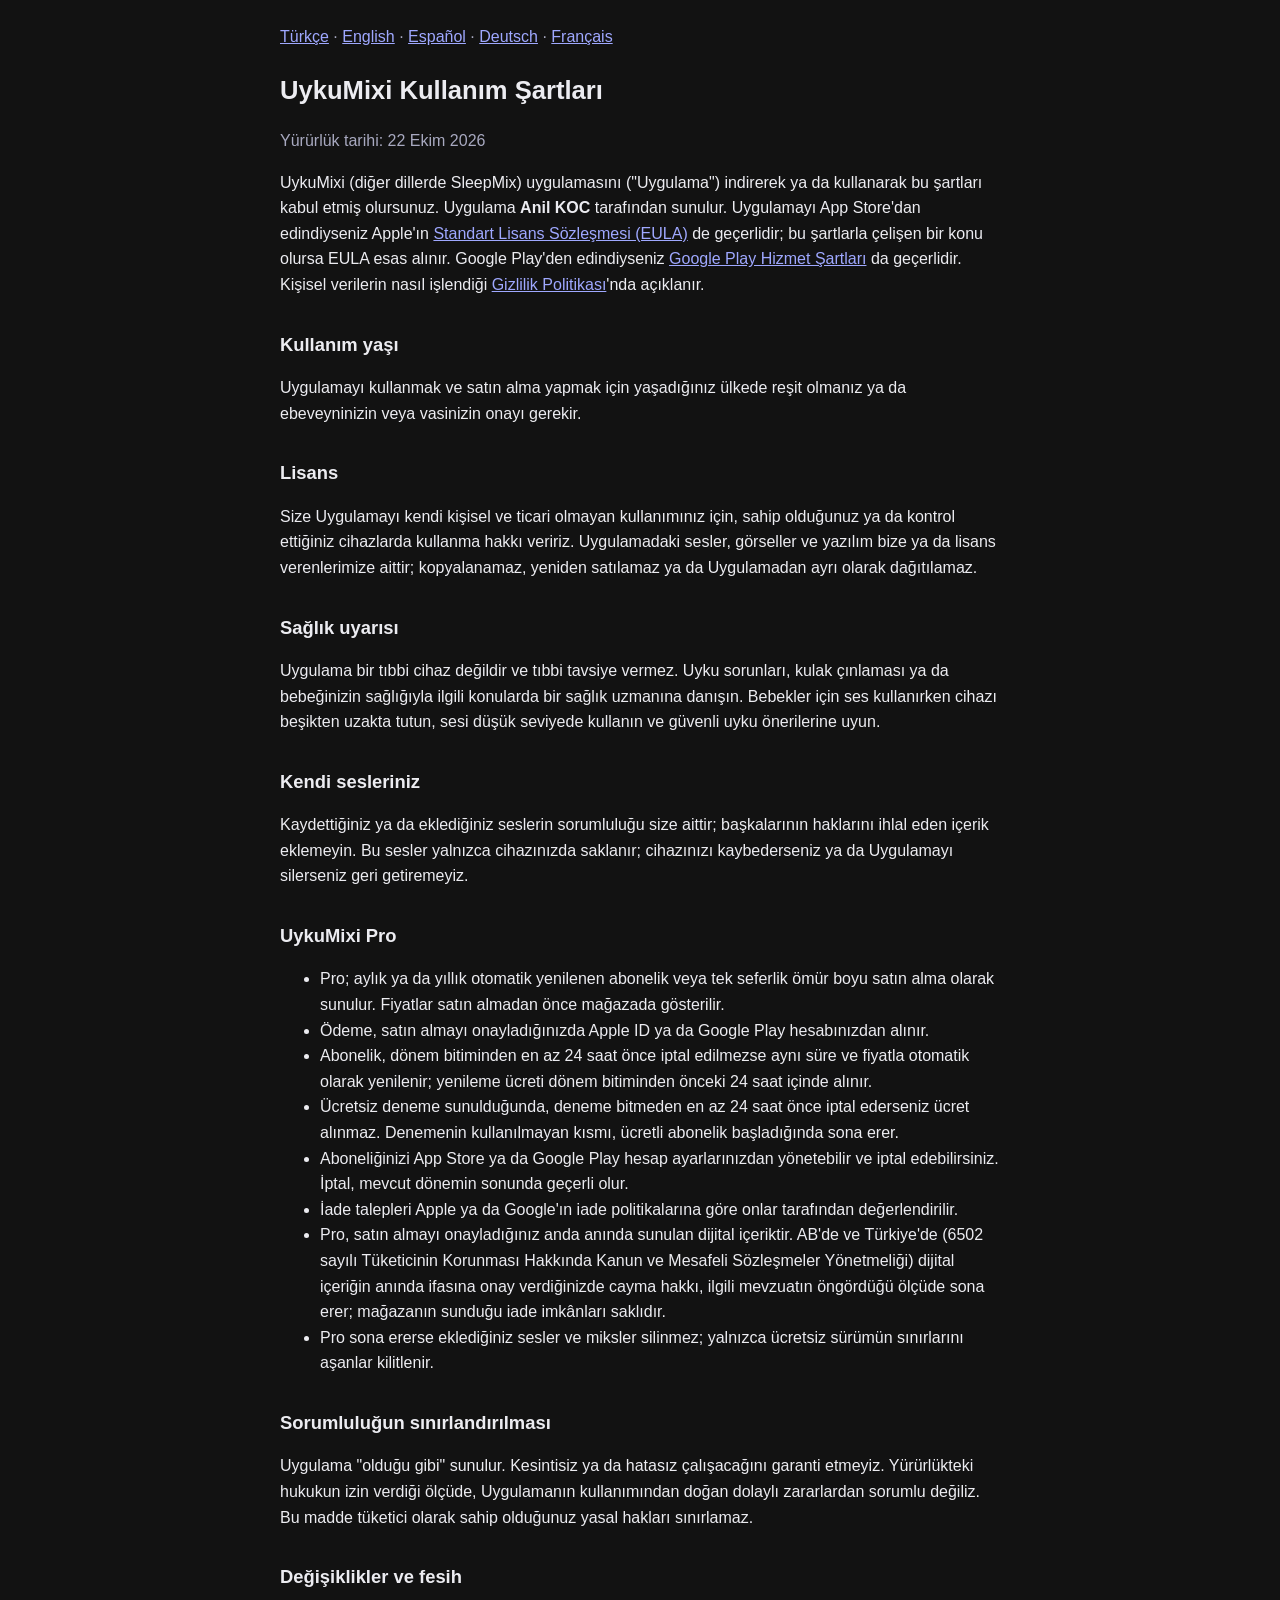
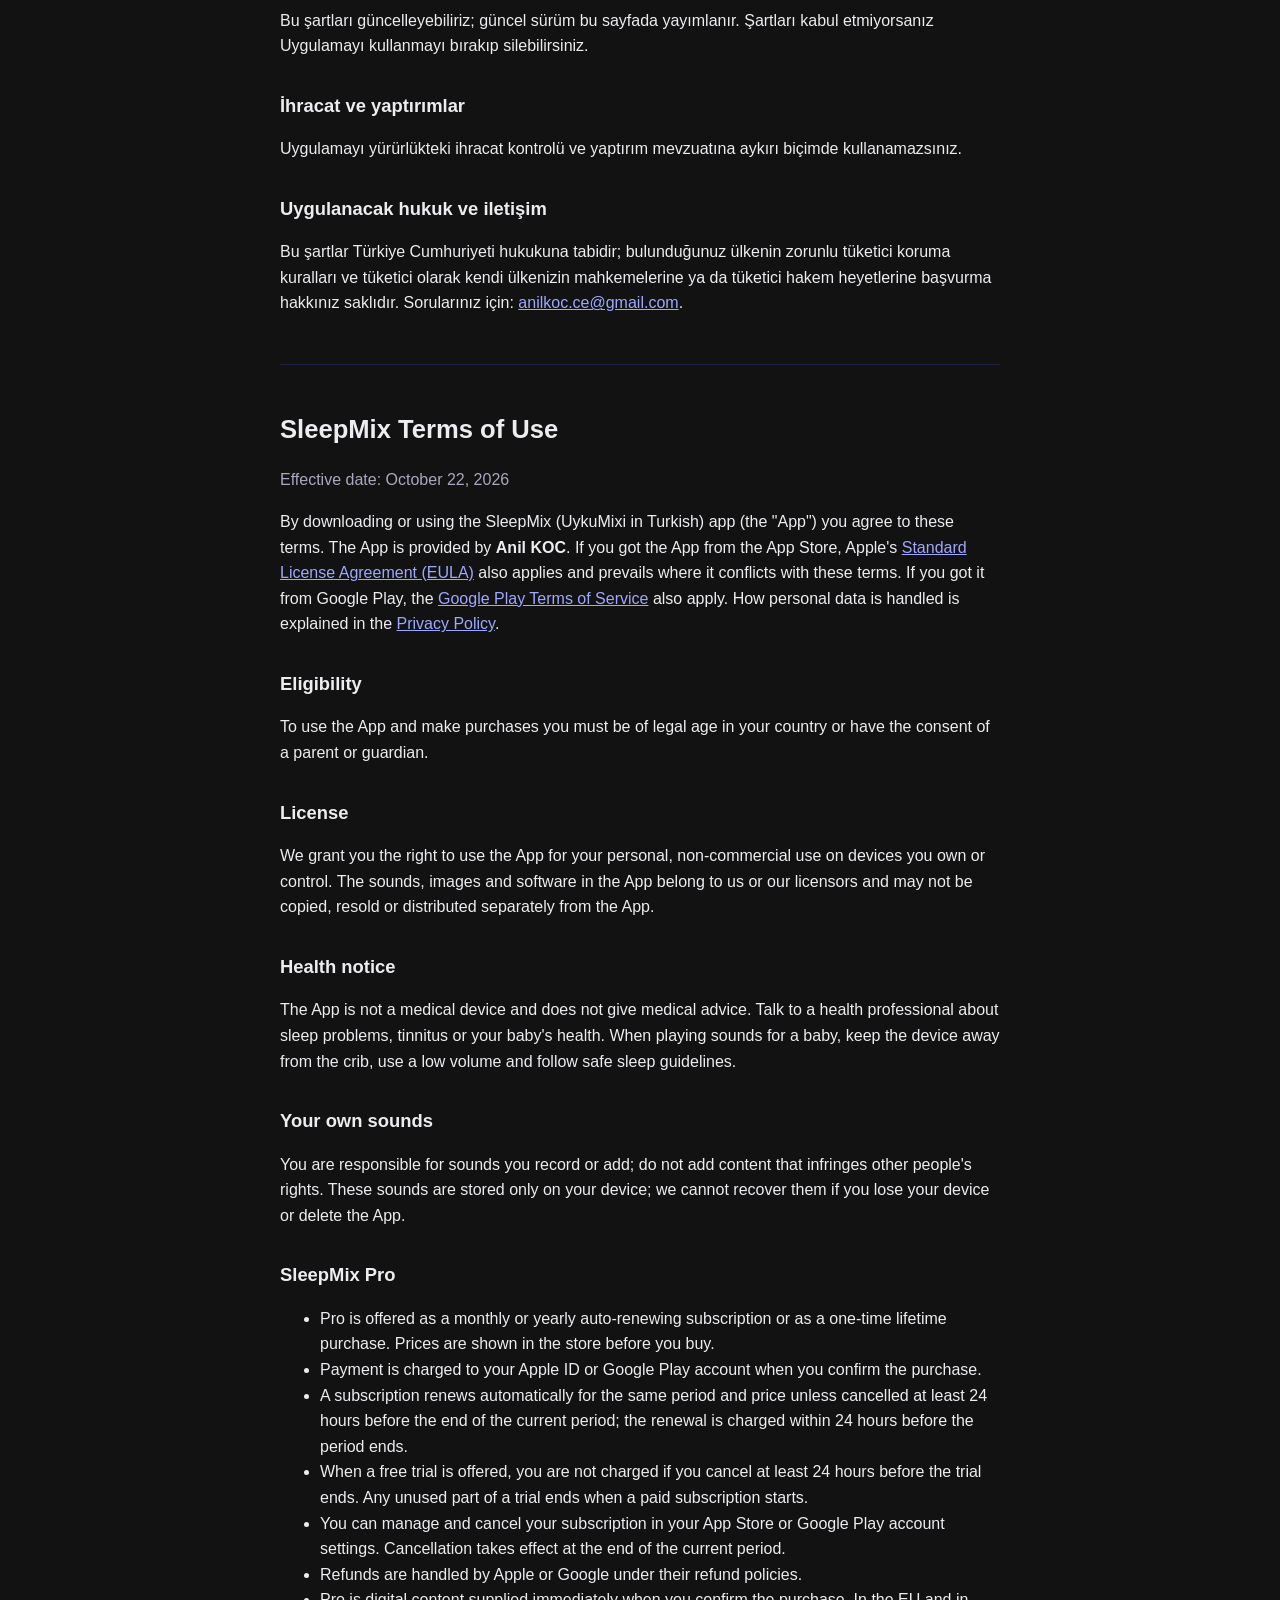
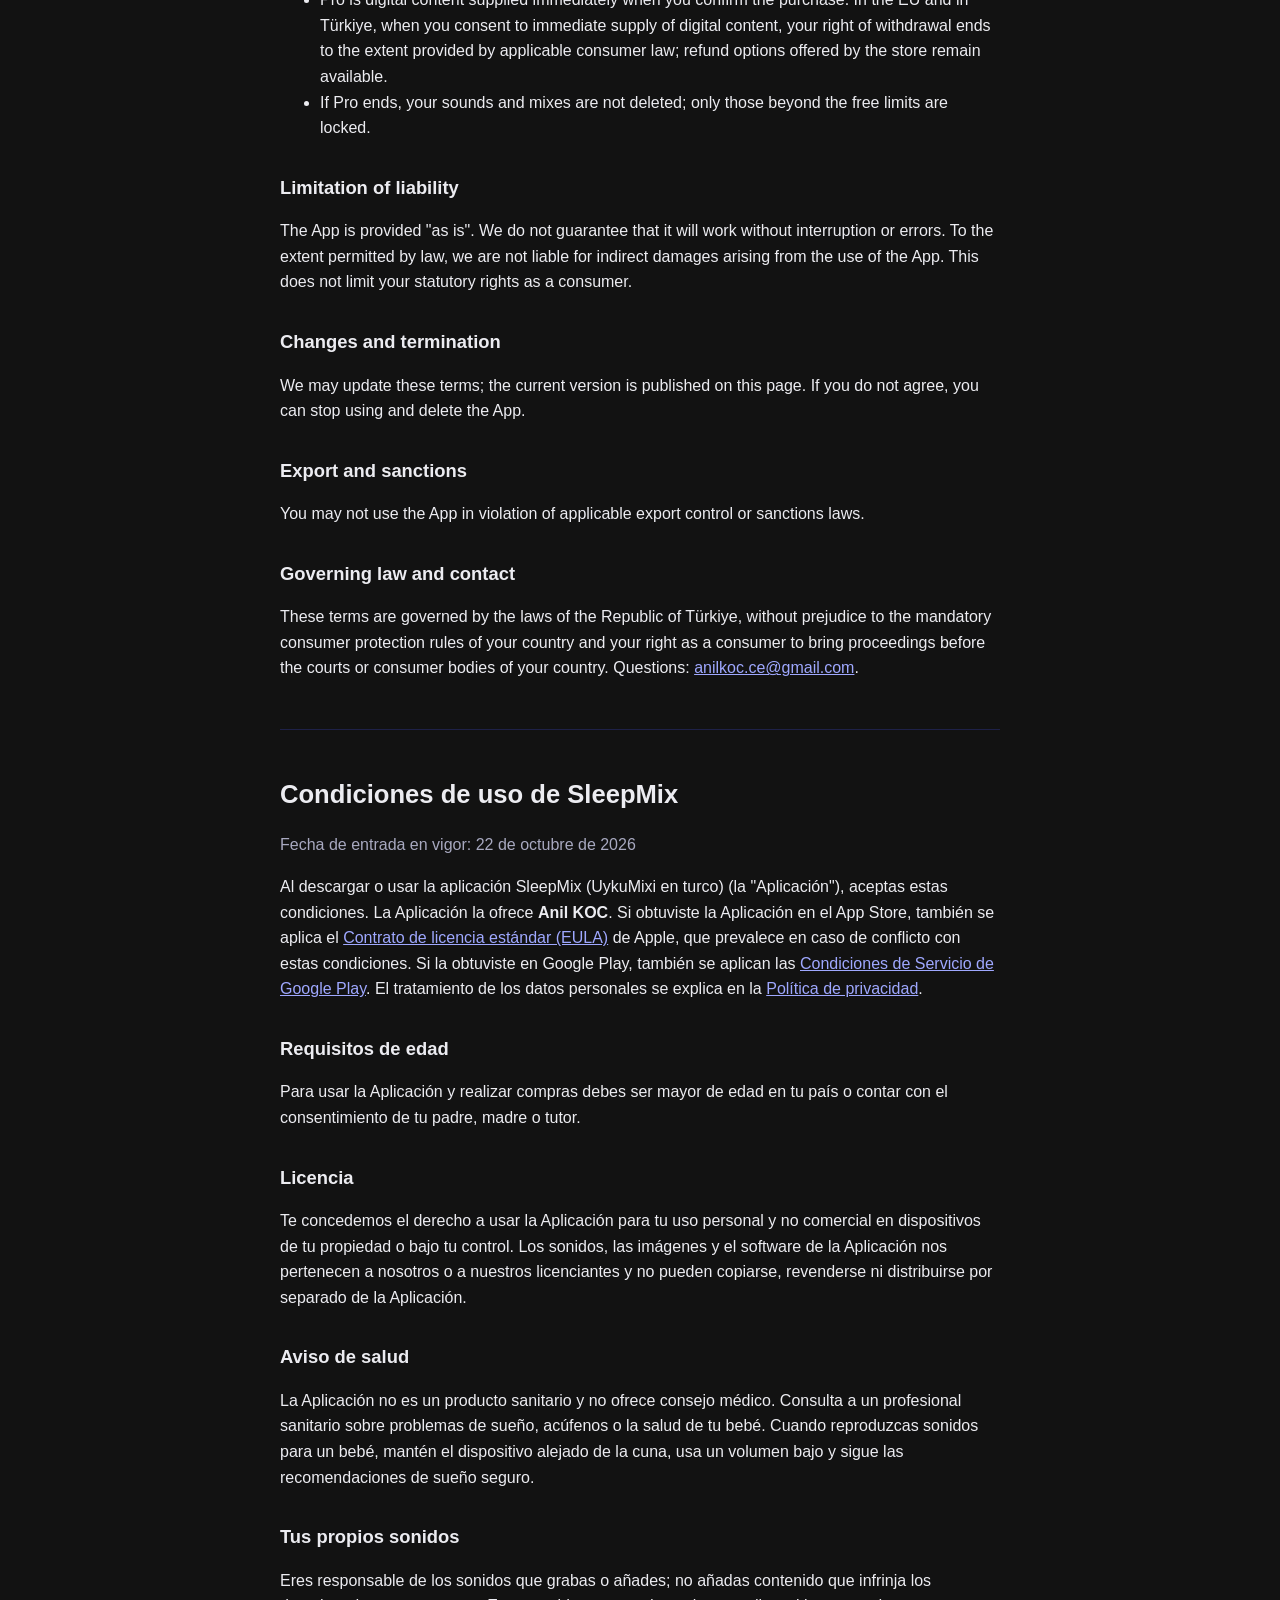
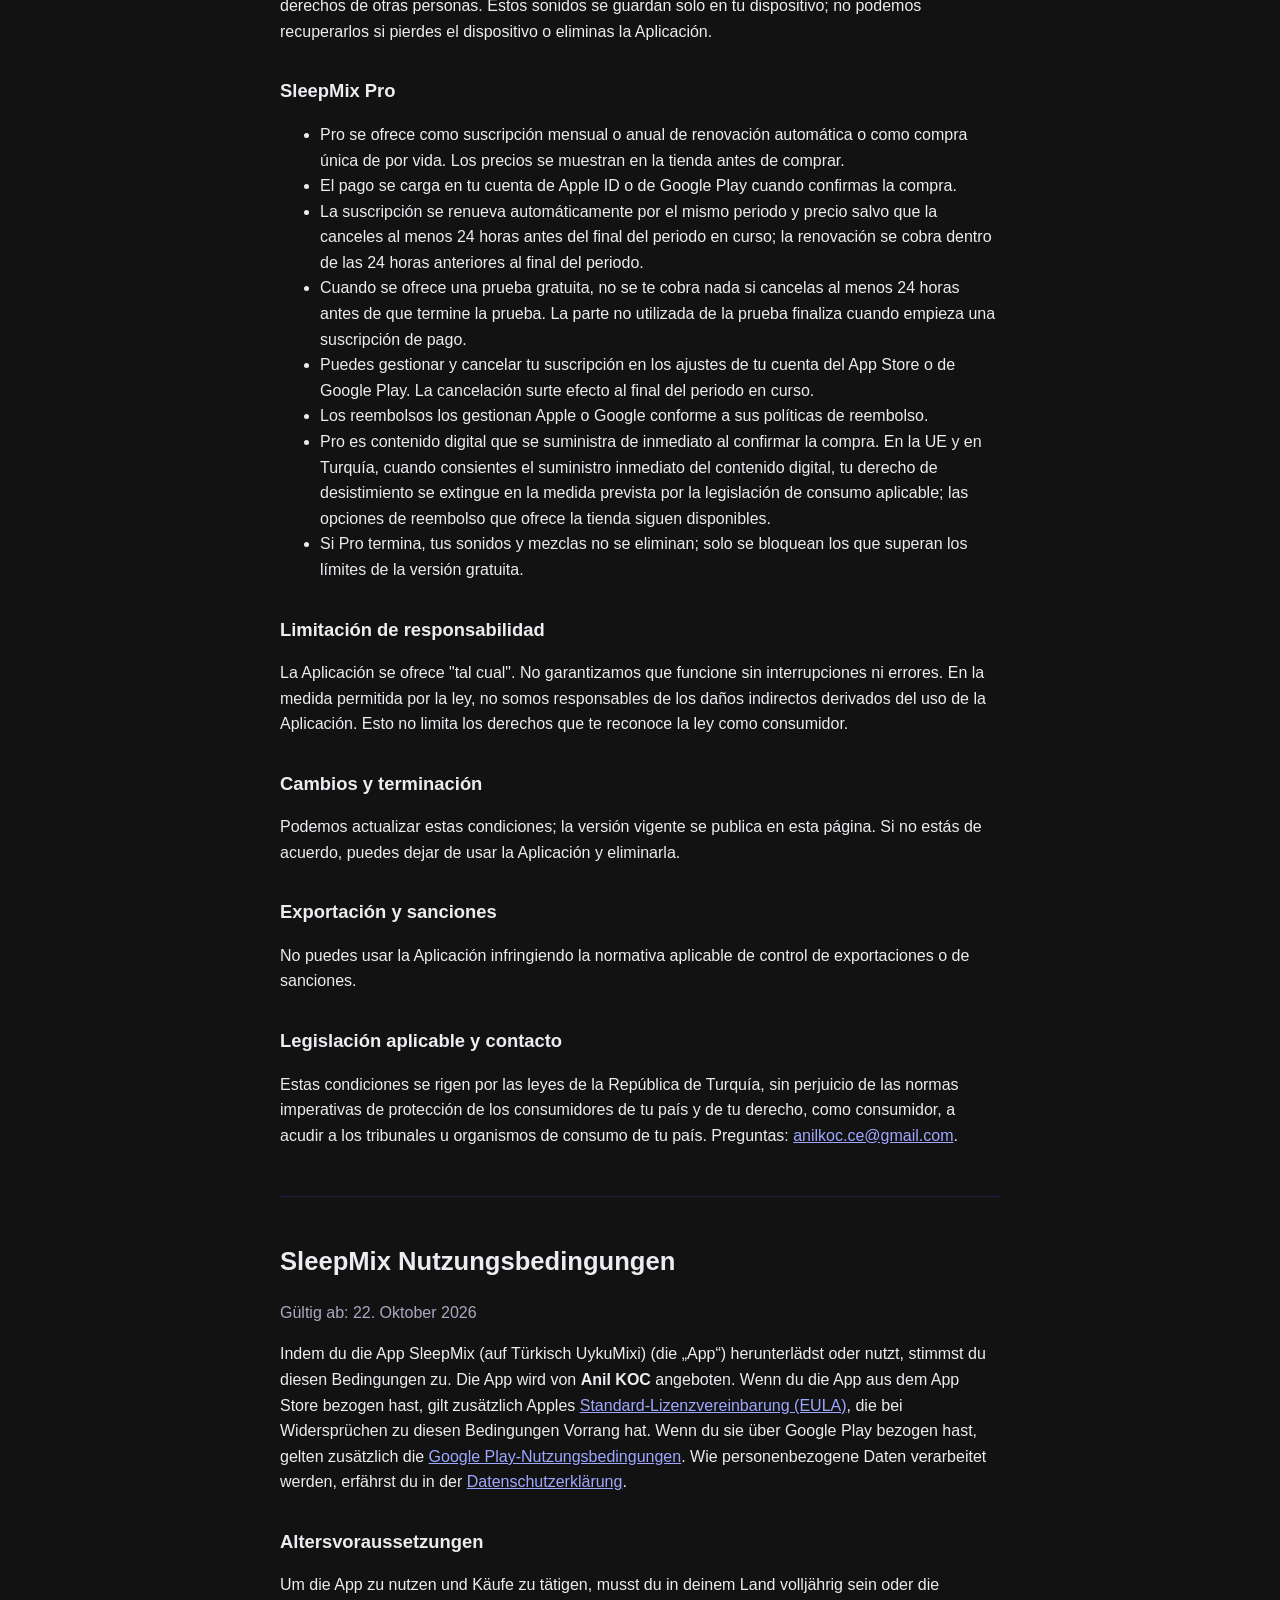
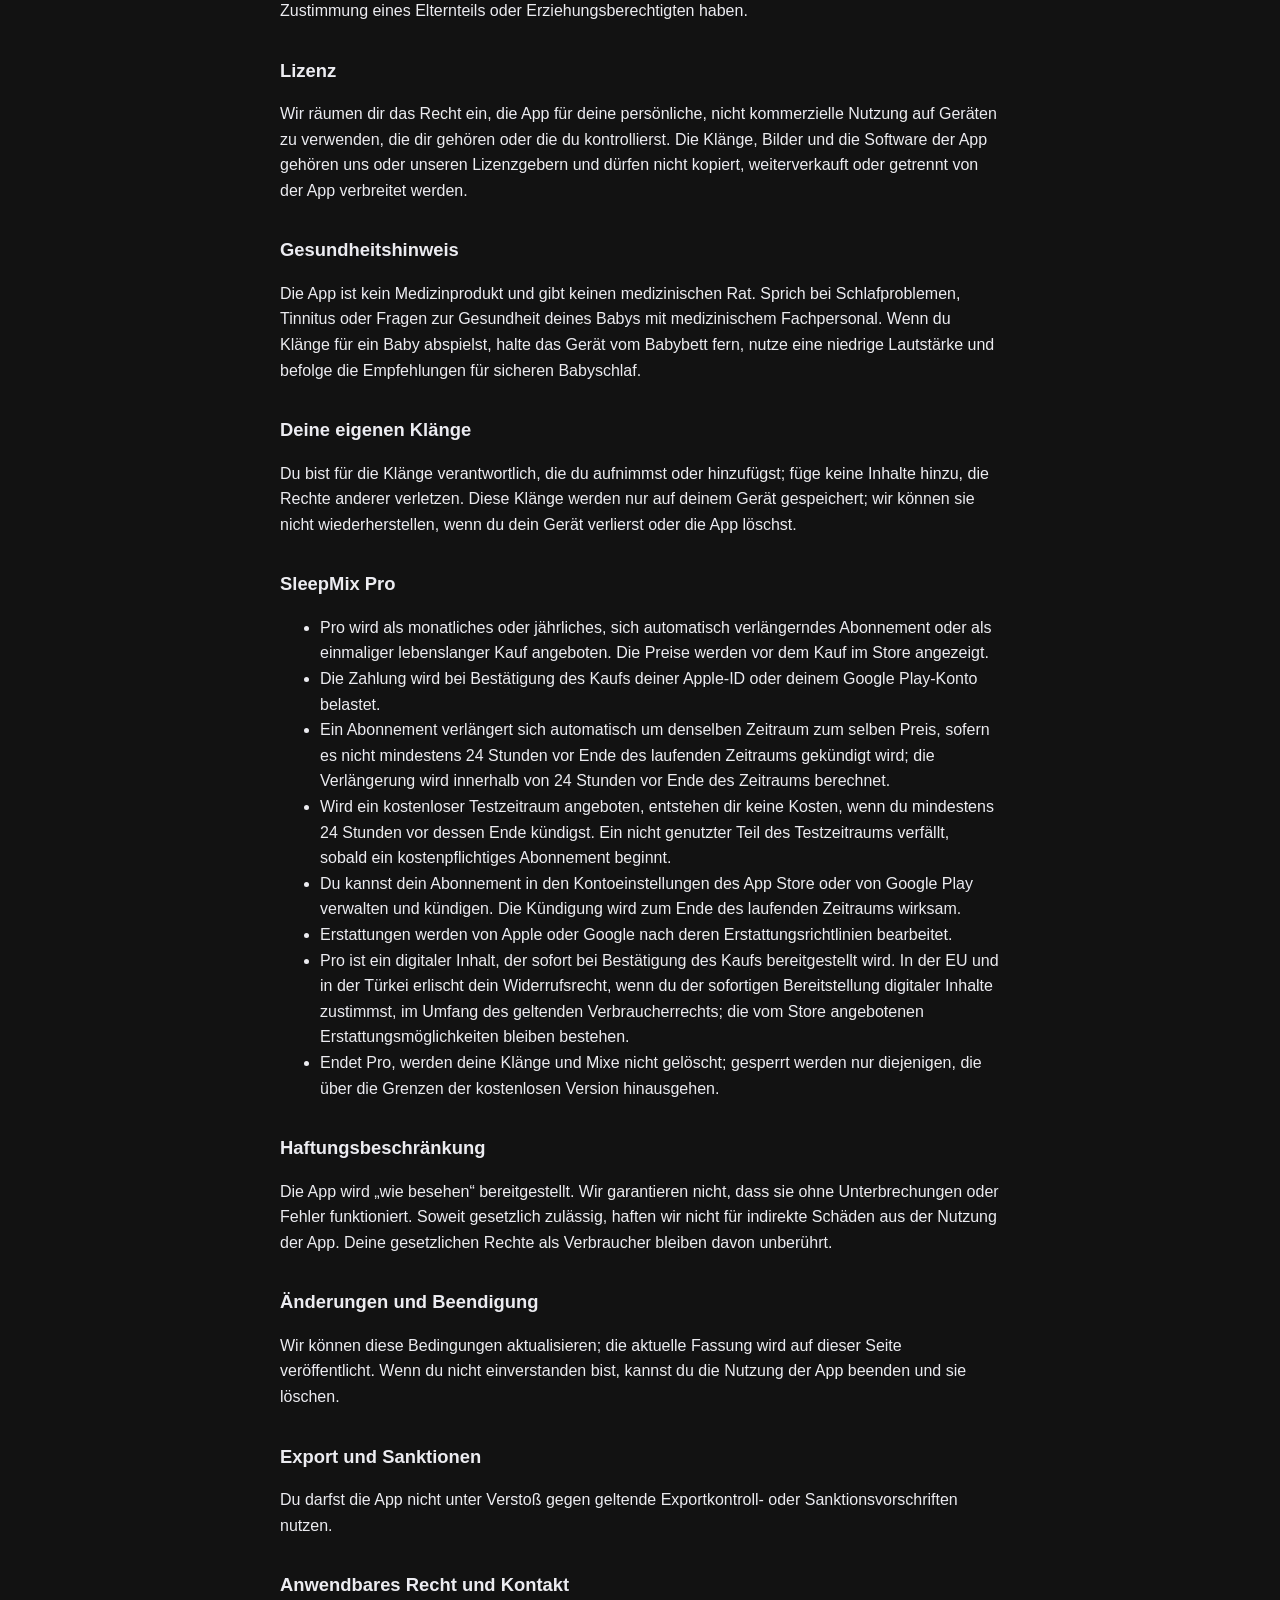
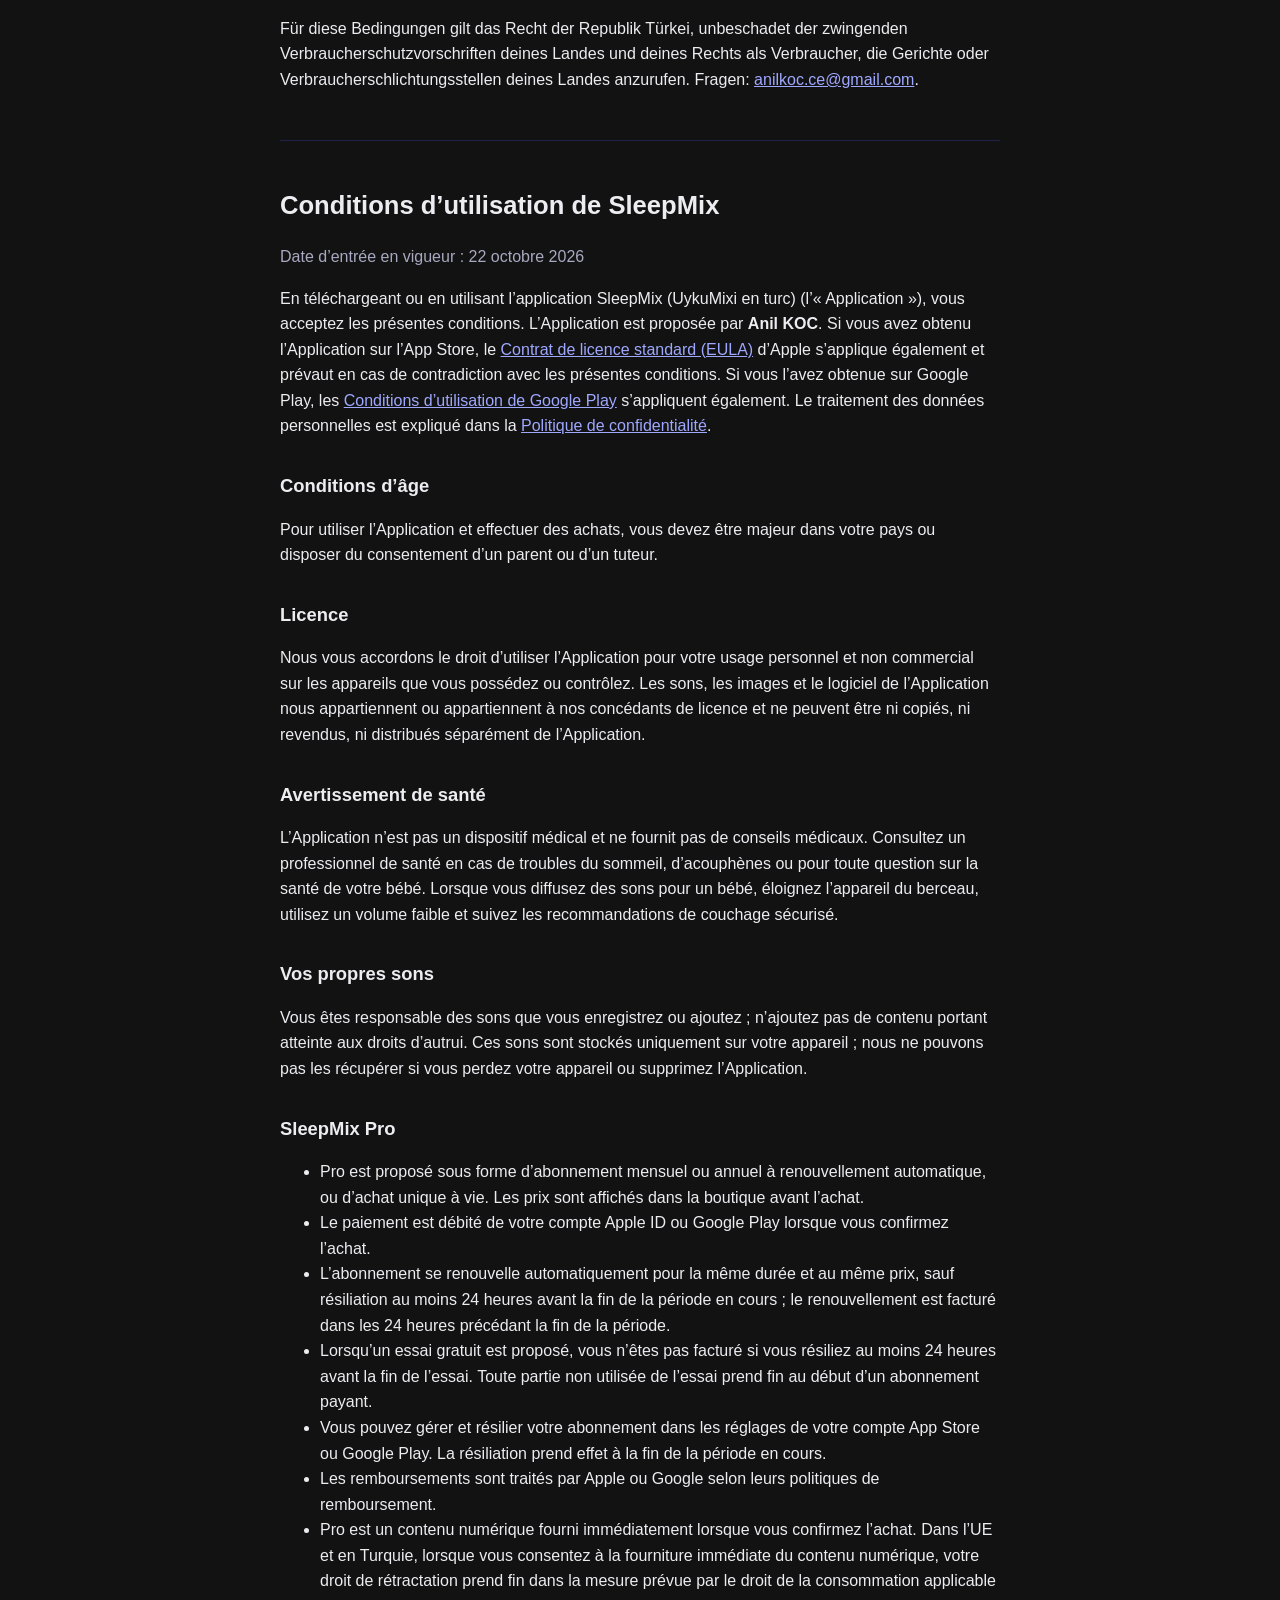
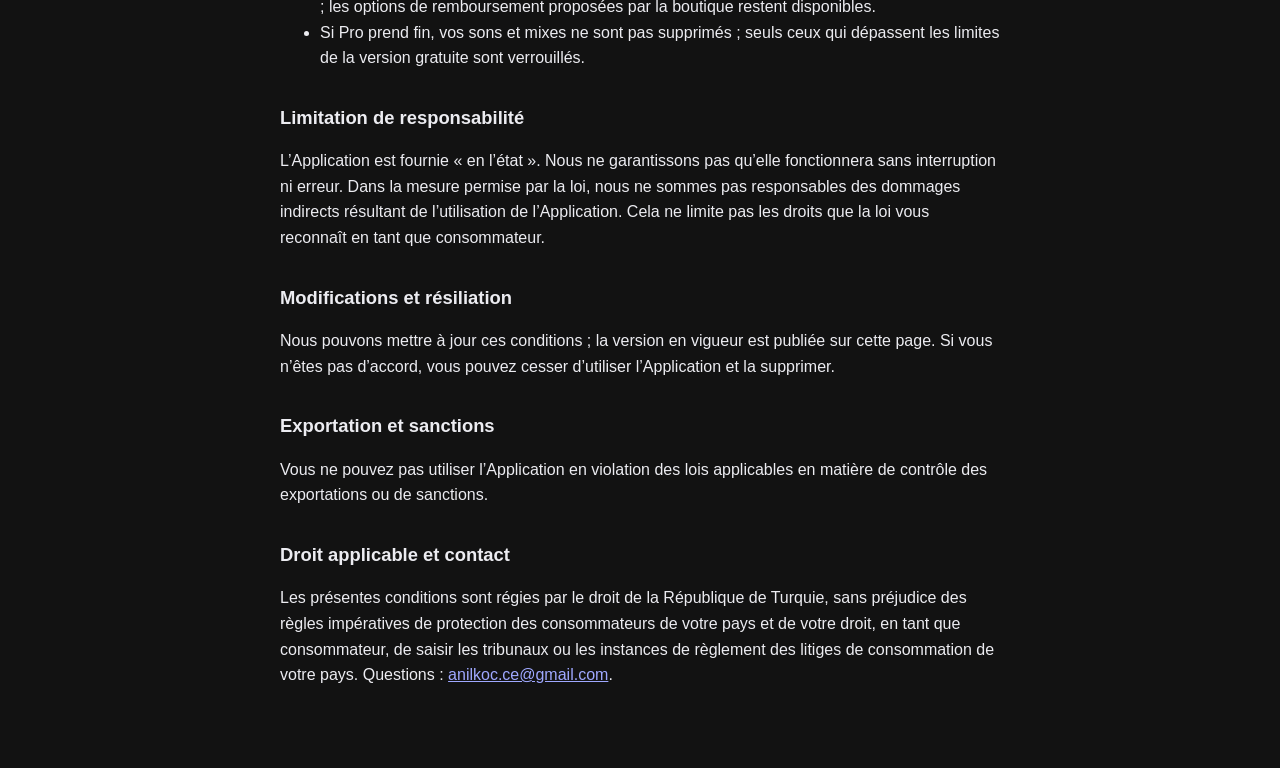
<file: terms.html>
<!doctype html>
<html lang="tr">
<head>
  <meta charset="utf-8">
  <meta name="viewport" content="width=device-width, initial-scale=1">
  <title>UykuMixi / SleepMix – Kullanım Şartları / Terms of Use / Condiciones de uso / Nutzungsbedingungen / Conditions d’utilisation</title>
  <link rel="stylesheet" href="style.css">
</head>
<body>
<main>
  <nav><a href="#tr">Türkçe</a> · <a href="#en">English</a> · <a href="#es">Español</a> · <a href="#de">Deutsch</a> · <a href="#fr">Français</a></nav>

  <section id="tr" lang="tr">
    <h1>UykuMixi Kullanım Şartları</h1>
    <p class="meta">Yürürlük tarihi: 22 Ekim 2026</p>

    <p>UykuMixi (diğer dillerde SleepMix) uygulamasını ("Uygulama") indirerek ya da kullanarak bu şartları kabul
      etmiş olursunuz. Uygulama <strong>Anil KOC</strong> tarafından sunulur. Uygulamayı App Store'dan
      edindiyseniz Apple'ın
      <a href="https://www.apple.com/legal/internet-services/itunes/dev/stdeula/">Standart Lisans Sözleşmesi (EULA)</a>
      de geçerlidir; bu şartlarla çelişen bir konu olursa EULA esas alınır. Google Play'den edindiyseniz
      <a href="https://play.google.com/about/play-terms/">Google Play Hizmet Şartları</a> da geçerlidir. Kişisel
      verilerin nasıl işlendiği <a href="privacy.html#tr">Gizlilik Politikası</a>'nda açıklanır.</p>

    <h2>Kullanım yaşı</h2>
    <p>Uygulamayı kullanmak ve satın alma yapmak için yaşadığınız ülkede reşit olmanız ya da ebeveyninizin veya
      vasinizin onayı gerekir.</p>

    <h2>Lisans</h2>
    <p>Size Uygulamayı kendi kişisel ve ticari olmayan kullanımınız için, sahip olduğunuz ya da kontrol ettiğiniz
      cihazlarda kullanma hakkı veririz. Uygulamadaki sesler, görseller ve yazılım bize ya da lisans verenlerimize
      aittir; kopyalanamaz, yeniden satılamaz ya da Uygulamadan ayrı olarak dağıtılamaz.</p>

    <h2>Sağlık uyarısı</h2>
    <p>Uygulama bir tıbbi cihaz değildir ve tıbbi tavsiye vermez. Uyku sorunları, kulak çınlaması ya da bebeğinizin
      sağlığıyla ilgili konularda bir sağlık uzmanına danışın. Bebekler için ses kullanırken cihazı beşikten uzakta
      tutun, sesi düşük seviyede kullanın ve güvenli uyku önerilerine uyun.</p>

    <h2>Kendi sesleriniz</h2>
    <p>Kaydettiğiniz ya da eklediğiniz seslerin sorumluluğu size aittir; başkalarının haklarını ihlal eden içerik
      eklemeyin. Bu sesler yalnızca cihazınızda saklanır; cihazınızı kaybederseniz ya da Uygulamayı silerseniz geri
      getiremeyiz.</p>

    <h2>UykuMixi Pro</h2>
    <ul>
      <li>Pro; aylık ya da yıllık otomatik yenilenen abonelik veya tek seferlik ömür boyu satın alma olarak sunulur.
        Fiyatlar satın almadan önce mağazada gösterilir.</li>
      <li>Ödeme, satın almayı onayladığınızda Apple ID ya da Google Play hesabınızdan alınır.</li>
      <li>Abonelik, dönem bitiminden en az 24 saat önce iptal edilmezse aynı süre ve fiyatla otomatik olarak yenilenir;
        yenileme ücreti dönem bitiminden önceki 24 saat içinde alınır.</li>
      <li>Ücretsiz deneme sunulduğunda, deneme bitmeden en az 24 saat önce iptal ederseniz ücret alınmaz. Denemenin
        kullanılmayan kısmı, ücretli abonelik başladığında sona erer.</li>
      <li>Aboneliğinizi App Store ya da Google Play hesap ayarlarınızdan yönetebilir ve iptal edebilirsiniz. İptal,
        mevcut dönemin sonunda geçerli olur.</li>
      <li>İade talepleri Apple ya da Google'ın iade politikalarına göre onlar tarafından değerlendirilir.</li>
      <li>Pro, satın almayı onayladığınız anda anında sunulan dijital içeriktir. AB'de ve Türkiye'de (6502 sayılı
        Tüketicinin Korunması Hakkında Kanun ve Mesafeli Sözleşmeler Yönetmeliği) dijital içeriğin anında ifasına
        onay verdiğinizde cayma hakkı, ilgili mevzuatın öngördüğü ölçüde sona erer; mağazanın sunduğu iade imkânları
        saklıdır.</li>
      <li>Pro sona ererse eklediğiniz sesler ve miksler silinmez; yalnızca ücretsiz sürümün sınırlarını aşanlar kilitlenir.</li>
    </ul>

    <h2>Sorumluluğun sınırlandırılması</h2>
    <p>Uygulama "olduğu gibi" sunulur. Kesintisiz ya da hatasız çalışacağını garanti etmeyiz. Yürürlükteki hukukun
      izin verdiği ölçüde, Uygulamanın kullanımından doğan dolaylı zararlardan sorumlu değiliz. Bu madde tüketici
      olarak sahip olduğunuz yasal hakları sınırlamaz.</p>

    <h2>Değişiklikler ve fesih</h2>
    <p>Bu şartları güncelleyebiliriz; güncel sürüm bu sayfada yayımlanır. Şartları kabul etmiyorsanız Uygulamayı
      kullanmayı bırakıp silebilirsiniz.</p>

    <h2>İhracat ve yaptırımlar</h2>
    <p>Uygulamayı yürürlükteki ihracat kontrolü ve yaptırım mevzuatına aykırı biçimde kullanamazsınız.</p>

    <h2>Uygulanacak hukuk ve iletişim</h2>
    <p>Bu şartlar Türkiye Cumhuriyeti hukukuna tabidir; bulunduğunuz ülkenin zorunlu tüketici koruma kuralları ve
      tüketici olarak kendi ülkenizin mahkemelerine ya da tüketici hakem heyetlerine başvurma hakkınız saklıdır.
      Sorularınız için: <a href="mailto:anilkoc.ce@gmail.com">anilkoc.ce@gmail.com</a>.</p>
  </section>

  <hr>

  <section id="en" lang="en">
    <h1>SleepMix Terms of Use</h1>
    <p class="meta">Effective date: October 22, 2026</p>

    <p>By downloading or using the SleepMix (UykuMixi in Turkish) app (the "App") you agree to these terms. The App
      is provided by <strong>Anil KOC</strong>. If you got the App from the App Store, Apple's
      <a href="https://www.apple.com/legal/internet-services/itunes/dev/stdeula/">Standard License Agreement (EULA)</a>
      also applies and prevails where it conflicts with these terms. If you got it from Google Play, the
      <a href="https://play.google.com/about/play-terms/">Google Play Terms of Service</a> also apply. How personal data
      is handled is explained in the <a href="privacy.html#en">Privacy Policy</a>.</p>

    <h2>Eligibility</h2>
    <p>To use the App and make purchases you must be of legal age in your country or have the consent of a parent or
      guardian.</p>

    <h2>License</h2>
    <p>We grant you the right to use the App for your personal, non-commercial use on devices you own or control.
      The sounds, images and software in the App belong to us or our licensors and may not be copied, resold or
      distributed separately from the App.</p>

    <h2>Health notice</h2>
    <p>The App is not a medical device and does not give medical advice. Talk to a health professional about sleep
      problems, tinnitus or your baby's health. When playing sounds for a baby, keep the device away from the crib, use
      a low volume and follow safe sleep guidelines.</p>

    <h2>Your own sounds</h2>
    <p>You are responsible for sounds you record or add; do not add content that infringes other people's rights.
      These sounds are stored only on your device; we cannot recover them if you lose your device or delete the App.</p>

    <h2>SleepMix Pro</h2>
    <ul>
      <li>Pro is offered as a monthly or yearly auto-renewing subscription or as a one-time lifetime purchase. Prices
        are shown in the store before you buy.</li>
      <li>Payment is charged to your Apple ID or Google Play account when you confirm the purchase.</li>
      <li>A subscription renews automatically for the same period and price unless cancelled at least 24 hours before
        the end of the current period; the renewal is charged within 24 hours before the period ends.</li>
      <li>When a free trial is offered, you are not charged if you cancel at least 24 hours before the trial ends. Any
        unused part of a trial ends when a paid subscription starts.</li>
      <li>You can manage and cancel your subscription in your App Store or Google Play account settings. Cancellation
        takes effect at the end of the current period.</li>
      <li>Refunds are handled by Apple or Google under their refund policies.</li>
      <li>Pro is digital content supplied immediately when you confirm the purchase. In the EU and in Türkiye, when you
        consent to immediate supply of digital content, your right of withdrawal ends to the extent provided by
        applicable consumer law; refund options offered by the store remain available.</li>
      <li>If Pro ends, your sounds and mixes are not deleted; only those beyond the free limits are locked.</li>
    </ul>

    <h2>Limitation of liability</h2>
    <p>The App is provided "as is". We do not guarantee that it will work without interruption or errors. To the extent
      permitted by law, we are not liable for indirect damages arising from the use of the App. This does not limit
      your statutory rights as a consumer.</p>

    <h2>Changes and termination</h2>
    <p>We may update these terms; the current version is published on this page. If you do not agree, you can stop
      using and delete the App.</p>

    <h2>Export and sanctions</h2>
    <p>You may not use the App in violation of applicable export control or sanctions laws.</p>

    <h2>Governing law and contact</h2>
    <p>These terms are governed by the laws of the Republic of Türkiye, without prejudice to the mandatory consumer
      protection rules of your country and your right as a consumer to bring proceedings before the courts or consumer
      bodies of your country. Questions: <a href="mailto:anilkoc.ce@gmail.com">anilkoc.ce@gmail.com</a>.</p>
  </section>

  <hr>

  <section id="es" lang="es">
    <h1>Condiciones de uso de SleepMix</h1>
    <p class="meta">Fecha de entrada en vigor: 22 de octubre de 2026</p>

    <p>Al descargar o usar la aplicación SleepMix (UykuMixi en turco) (la "Aplicación"), aceptas estas condiciones. La
      Aplicación la ofrece <strong>Anil KOC</strong>. Si obtuviste la Aplicación en el App Store, también se aplica el
      <a href="https://www.apple.com/legal/internet-services/itunes/dev/stdeula/">Contrato de licencia estándar (EULA)</a>
      de Apple, que prevalece en caso de conflicto con estas condiciones. Si la obtuviste en Google Play, también se
      aplican las <a href="https://play.google.com/about/play-terms/">Condiciones de Servicio de Google Play</a>. El
      tratamiento de los datos personales se explica en la <a href="privacy.html#es">Política de privacidad</a>.</p>

    <h2>Requisitos de edad</h2>
    <p>Para usar la Aplicación y realizar compras debes ser mayor de edad en tu país o contar con el consentimiento de
      tu padre, madre o tutor.</p>

    <h2>Licencia</h2>
    <p>Te concedemos el derecho a usar la Aplicación para tu uso personal y no comercial en dispositivos de tu
      propiedad o bajo tu control. Los sonidos, las imágenes y el software de la Aplicación nos pertenecen a nosotros o
      a nuestros licenciantes y no pueden copiarse, revenderse ni distribuirse por separado de la Aplicación.</p>

    <h2>Aviso de salud</h2>
    <p>La Aplicación no es un producto sanitario y no ofrece consejo médico. Consulta a un profesional sanitario sobre
      problemas de sueño, acúfenos o la salud de tu bebé. Cuando reproduzcas sonidos para un bebé, mantén el
      dispositivo alejado de la cuna, usa un volumen bajo y sigue las recomendaciones de sueño seguro.</p>

    <h2>Tus propios sonidos</h2>
    <p>Eres responsable de los sonidos que grabas o añades; no añadas contenido que infrinja los derechos de otras
      personas. Estos sonidos se guardan solo en tu dispositivo; no podemos recuperarlos si pierdes el dispositivo o
      eliminas la Aplicación.</p>

    <h2>SleepMix Pro</h2>
    <ul>
      <li>Pro se ofrece como suscripción mensual o anual de renovación automática o como compra única de por vida. Los
        precios se muestran en la tienda antes de comprar.</li>
      <li>El pago se carga en tu cuenta de Apple ID o de Google Play cuando confirmas la compra.</li>
      <li>La suscripción se renueva automáticamente por el mismo periodo y precio salvo que la canceles al menos
        24 horas antes del final del periodo en curso; la renovación se cobra dentro de las 24 horas anteriores al
        final del periodo.</li>
      <li>Cuando se ofrece una prueba gratuita, no se te cobra nada si cancelas al menos 24 horas antes de que termine
        la prueba. La parte no utilizada de la prueba finaliza cuando empieza una suscripción de pago.</li>
      <li>Puedes gestionar y cancelar tu suscripción en los ajustes de tu cuenta del App Store o de Google Play. La
        cancelación surte efecto al final del periodo en curso.</li>
      <li>Los reembolsos los gestionan Apple o Google conforme a sus políticas de reembolso.</li>
      <li>Pro es contenido digital que se suministra de inmediato al confirmar la compra. En la UE y en Turquía,
        cuando consientes el suministro inmediato del contenido digital, tu derecho de desistimiento se extingue en la
        medida prevista por la legislación de consumo aplicable; las opciones de reembolso que ofrece la tienda siguen
        disponibles.</li>
      <li>Si Pro termina, tus sonidos y mezclas no se eliminan; solo se bloquean los que superan los límites de la
        versión gratuita.</li>
    </ul>

    <h2>Limitación de responsabilidad</h2>
    <p>La Aplicación se ofrece "tal cual". No garantizamos que funcione sin interrupciones ni errores. En la medida
      permitida por la ley, no somos responsables de los daños indirectos derivados del uso de la Aplicación. Esto no
      limita los derechos que te reconoce la ley como consumidor.</p>

    <h2>Cambios y terminación</h2>
    <p>Podemos actualizar estas condiciones; la versión vigente se publica en esta página. Si no estás de acuerdo,
      puedes dejar de usar la Aplicación y eliminarla.</p>

    <h2>Exportación y sanciones</h2>
    <p>No puedes usar la Aplicación infringiendo la normativa aplicable de control de exportaciones o de
      sanciones.</p>

    <h2>Legislación aplicable y contacto</h2>
    <p>Estas condiciones se rigen por las leyes de la República de Turquía, sin perjuicio de las normas imperativas de
      protección de los consumidores de tu país y de tu derecho, como consumidor, a acudir a los tribunales u
      organismos de consumo de tu país. Preguntas: <a href="mailto:anilkoc.ce@gmail.com">anilkoc.ce@gmail.com</a>.</p>
  </section>

  <hr>

  <section id="de" lang="de">
    <h1>SleepMix Nutzungsbedingungen</h1>
    <p class="meta">Gültig ab: 22. Oktober 2026</p>

    <p>Indem du die App SleepMix (auf Türkisch UykuMixi) (die „App“) herunterlädst oder nutzt, stimmst du diesen
      Bedingungen zu. Die App wird von <strong>Anil KOC</strong> angeboten. Wenn du die App aus dem App Store bezogen
      hast, gilt zusätzlich Apples
      <a href="https://www.apple.com/legal/internet-services/itunes/dev/stdeula/">Standard-Lizenzvereinbarung (EULA)</a>,
      die bei Widersprüchen zu diesen Bedingungen Vorrang hat. Wenn du sie über Google Play bezogen hast, gelten
      zusätzlich die <a href="https://play.google.com/about/play-terms/">Google Play-Nutzungsbedingungen</a>. Wie
      personenbezogene Daten verarbeitet werden, erfährst du in der
      <a href="privacy.html#de">Datenschutzerklärung</a>.</p>

    <h2>Altersvoraussetzungen</h2>
    <p>Um die App zu nutzen und Käufe zu tätigen, musst du in deinem Land volljährig sein oder die Zustimmung eines
      Elternteils oder Erziehungsberechtigten haben.</p>

    <h2>Lizenz</h2>
    <p>Wir räumen dir das Recht ein, die App für deine persönliche, nicht kommerzielle Nutzung auf Geräten zu
      verwenden, die dir gehören oder die du kontrollierst. Die Klänge, Bilder und die Software der App gehören uns
      oder unseren Lizenzgebern und dürfen nicht kopiert, weiterverkauft oder getrennt von der App verbreitet
      werden.</p>

    <h2>Gesundheitshinweis</h2>
    <p>Die App ist kein Medizinprodukt und gibt keinen medizinischen Rat. Sprich bei Schlafproblemen, Tinnitus oder
      Fragen zur Gesundheit deines Babys mit medizinischem Fachpersonal. Wenn du Klänge für ein Baby abspielst, halte
      das Gerät vom Babybett fern, nutze eine niedrige Lautstärke und befolge die Empfehlungen für sicheren
      Babyschlaf.</p>

    <h2>Deine eigenen Klänge</h2>
    <p>Du bist für die Klänge verantwortlich, die du aufnimmst oder hinzufügst; füge keine Inhalte hinzu, die Rechte
      anderer verletzen. Diese Klänge werden nur auf deinem Gerät gespeichert; wir können sie nicht wiederherstellen,
      wenn du dein Gerät verlierst oder die App löschst.</p>

    <h2>SleepMix Pro</h2>
    <ul>
      <li>Pro wird als monatliches oder jährliches, sich automatisch verlängerndes Abonnement oder als einmaliger
        lebenslanger Kauf angeboten. Die Preise werden vor dem Kauf im Store angezeigt.</li>
      <li>Die Zahlung wird bei Bestätigung des Kaufs deiner Apple-ID oder deinem Google Play-Konto belastet.</li>
      <li>Ein Abonnement verlängert sich automatisch um denselben Zeitraum zum selben Preis, sofern es nicht mindestens
        24 Stunden vor Ende des laufenden Zeitraums gekündigt wird; die Verlängerung wird innerhalb von 24 Stunden vor
        Ende des Zeitraums berechnet.</li>
      <li>Wird ein kostenloser Testzeitraum angeboten, entstehen dir keine Kosten, wenn du mindestens 24 Stunden vor
        dessen Ende kündigst. Ein nicht genutzter Teil des Testzeitraums verfällt, sobald ein kostenpflichtiges
        Abonnement beginnt.</li>
      <li>Du kannst dein Abonnement in den Kontoeinstellungen des App Store oder von Google Play verwalten und
        kündigen. Die Kündigung wird zum Ende des laufenden Zeitraums wirksam.</li>
      <li>Erstattungen werden von Apple oder Google nach deren Erstattungsrichtlinien bearbeitet.</li>
      <li>Pro ist ein digitaler Inhalt, der sofort bei Bestätigung des Kaufs bereitgestellt wird. In der EU und in der
        Türkei erlischt dein Widerrufsrecht, wenn du der sofortigen Bereitstellung digitaler Inhalte zustimmst, im
        Umfang des geltenden Verbraucherrechts; die vom Store angebotenen Erstattungsmöglichkeiten bleiben
        bestehen.</li>
      <li>Endet Pro, werden deine Klänge und Mixe nicht gelöscht; gesperrt werden nur diejenigen, die über die Grenzen
        der kostenlosen Version hinausgehen.</li>
    </ul>

    <h2>Haftungsbeschränkung</h2>
    <p>Die App wird „wie besehen“ bereitgestellt. Wir garantieren nicht, dass sie ohne Unterbrechungen oder Fehler
      funktioniert. Soweit gesetzlich zulässig, haften wir nicht für indirekte Schäden aus der Nutzung der App. Deine
      gesetzlichen Rechte als Verbraucher bleiben davon unberührt.</p>

    <h2>Änderungen und Beendigung</h2>
    <p>Wir können diese Bedingungen aktualisieren; die aktuelle Fassung wird auf dieser Seite veröffentlicht. Wenn du
      nicht einverstanden bist, kannst du die Nutzung der App beenden und sie löschen.</p>

    <h2>Export und Sanktionen</h2>
    <p>Du darfst die App nicht unter Verstoß gegen geltende Exportkontroll- oder Sanktionsvorschriften nutzen.</p>

    <h2>Anwendbares Recht und Kontakt</h2>
    <p>Für diese Bedingungen gilt das Recht der Republik Türkei, unbeschadet der zwingenden Verbraucherschutzvorschriften
      deines Landes und deines Rechts als Verbraucher, die Gerichte oder Verbraucherschlichtungsstellen deines Landes
      anzurufen. Fragen: <a href="mailto:anilkoc.ce@gmail.com">anilkoc.ce@gmail.com</a>.</p>
  </section>

  <hr>

  <section id="fr" lang="fr">
    <h1>Conditions d’utilisation de SleepMix</h1>
    <p class="meta">Date d’entrée en vigueur : 22 octobre 2026</p>

    <p>En téléchargeant ou en utilisant l’application SleepMix (UykuMixi en turc) (l’« Application »), vous acceptez
      les présentes conditions. L’Application est proposée par <strong>Anil KOC</strong>. Si vous avez obtenu
      l’Application sur l’App Store, le
      <a href="https://www.apple.com/legal/internet-services/itunes/dev/stdeula/">Contrat de licence standard (EULA)</a>
      d’Apple s’applique également et prévaut en cas de contradiction avec les présentes conditions. Si vous l’avez
      obtenue sur Google Play, les <a href="https://play.google.com/about/play-terms/">Conditions d’utilisation de
      Google Play</a> s’appliquent également. Le traitement des données personnelles est expliqué dans la
      <a href="privacy.html#fr">Politique de confidentialité</a>.</p>

    <h2>Conditions d’âge</h2>
    <p>Pour utiliser l’Application et effectuer des achats, vous devez être majeur dans votre pays ou disposer du
      consentement d’un parent ou d’un tuteur.</p>

    <h2>Licence</h2>
    <p>Nous vous accordons le droit d’utiliser l’Application pour votre usage personnel et non commercial sur les
      appareils que vous possédez ou contrôlez. Les sons, les images et le logiciel de l’Application nous appartiennent
      ou appartiennent à nos concédants de licence et ne peuvent être ni copiés, ni revendus, ni distribués séparément
      de l’Application.</p>

    <h2>Avertissement de santé</h2>
    <p>L’Application n’est pas un dispositif médical et ne fournit pas de conseils médicaux. Consultez un professionnel
      de santé en cas de troubles du sommeil, d’acouphènes ou pour toute question sur la santé de votre bébé. Lorsque
      vous diffusez des sons pour un bébé, éloignez l’appareil du berceau, utilisez un volume faible et suivez les
      recommandations de couchage sécurisé.</p>

    <h2>Vos propres sons</h2>
    <p>Vous êtes responsable des sons que vous enregistrez ou ajoutez ; n’ajoutez pas de contenu portant atteinte aux
      droits d’autrui. Ces sons sont stockés uniquement sur votre appareil ; nous ne pouvons pas les récupérer si vous
      perdez votre appareil ou supprimez l’Application.</p>

    <h2>SleepMix Pro</h2>
    <ul>
      <li>Pro est proposé sous forme d’abonnement mensuel ou annuel à renouvellement automatique, ou d’achat unique à
        vie. Les prix sont affichés dans la boutique avant l’achat.</li>
      <li>Le paiement est débité de votre compte Apple ID ou Google Play lorsque vous confirmez l’achat.</li>
      <li>L’abonnement se renouvelle automatiquement pour la même durée et au même prix, sauf résiliation au moins
        24 heures avant la fin de la période en cours ; le renouvellement est facturé dans les 24 heures précédant la
        fin de la période.</li>
      <li>Lorsqu’un essai gratuit est proposé, vous n’êtes pas facturé si vous résiliez au moins 24 heures avant la fin
        de l’essai. Toute partie non utilisée de l’essai prend fin au début d’un abonnement payant.</li>
      <li>Vous pouvez gérer et résilier votre abonnement dans les réglages de votre compte App Store ou Google Play. La
        résiliation prend effet à la fin de la période en cours.</li>
      <li>Les remboursements sont traités par Apple ou Google selon leurs politiques de remboursement.</li>
      <li>Pro est un contenu numérique fourni immédiatement lorsque vous confirmez l’achat. Dans l’UE et en Turquie,
        lorsque vous consentez à la fourniture immédiate du contenu numérique, votre droit de rétractation prend fin
        dans la mesure prévue par le droit de la consommation applicable ; les options de remboursement proposées par
        la boutique restent disponibles.</li>
      <li>Si Pro prend fin, vos sons et mixes ne sont pas supprimés ; seuls ceux qui dépassent les limites de la
        version gratuite sont verrouillés.</li>
    </ul>

    <h2>Limitation de responsabilité</h2>
    <p>L’Application est fournie « en l’état ». Nous ne garantissons pas qu’elle fonctionnera sans interruption ni
      erreur. Dans la mesure permise par la loi, nous ne sommes pas responsables des dommages indirects résultant de
      l’utilisation de l’Application. Cela ne limite pas les droits que la loi vous reconnaît en tant que
      consommateur.</p>

    <h2>Modifications et résiliation</h2>
    <p>Nous pouvons mettre à jour ces conditions ; la version en vigueur est publiée sur cette page. Si vous n’êtes pas
      d’accord, vous pouvez cesser d’utiliser l’Application et la supprimer.</p>

    <h2>Exportation et sanctions</h2>
    <p>Vous ne pouvez pas utiliser l’Application en violation des lois applicables en matière de contrôle des
      exportations ou de sanctions.</p>

    <h2>Droit applicable et contact</h2>
    <p>Les présentes conditions sont régies par le droit de la République de Turquie, sans préjudice des règles
      impératives de protection des consommateurs de votre pays et de votre droit, en tant que consommateur, de saisir
      les tribunaux ou les instances de règlement des litiges de consommation de votre pays. Questions :
      <a href="mailto:anilkoc.ce@gmail.com">anilkoc.ce@gmail.com</a>.</p>
  </section>
</main>
<script src="lang.js"></script>
</body>
</html>
</file>
<file: style.css>
:root {
  color-scheme: dark;
  --bg: #121212;
  --surface: #1e2148;
  --text: #ececf1;
  --muted: #a8a9c0;
  --accent: #9fa8ff;
}

body {
  margin: 0;
  background: var(--bg);
  color: var(--text);
  font: 16px/1.6 -apple-system, BlinkMacSystemFont, "Segoe UI", Roboto, sans-serif;
}

main {
  max-width: 720px;
  margin: 0 auto;
  padding: 24px 20px 64px;
}

nav {
  margin-bottom: 24px;
  color: var(--muted);
}

h1 {
  font-size: 1.6rem;
  line-height: 1.3;
}

h2 {
  margin-top: 2rem;
  font-size: 1.15rem;
}

a {
  color: var(--accent);
}

.meta {
  color: var(--muted);
}

hr {
  margin: 48px 0;
  border: 0;
  border-top: 1px solid var(--surface);
}
</file>
